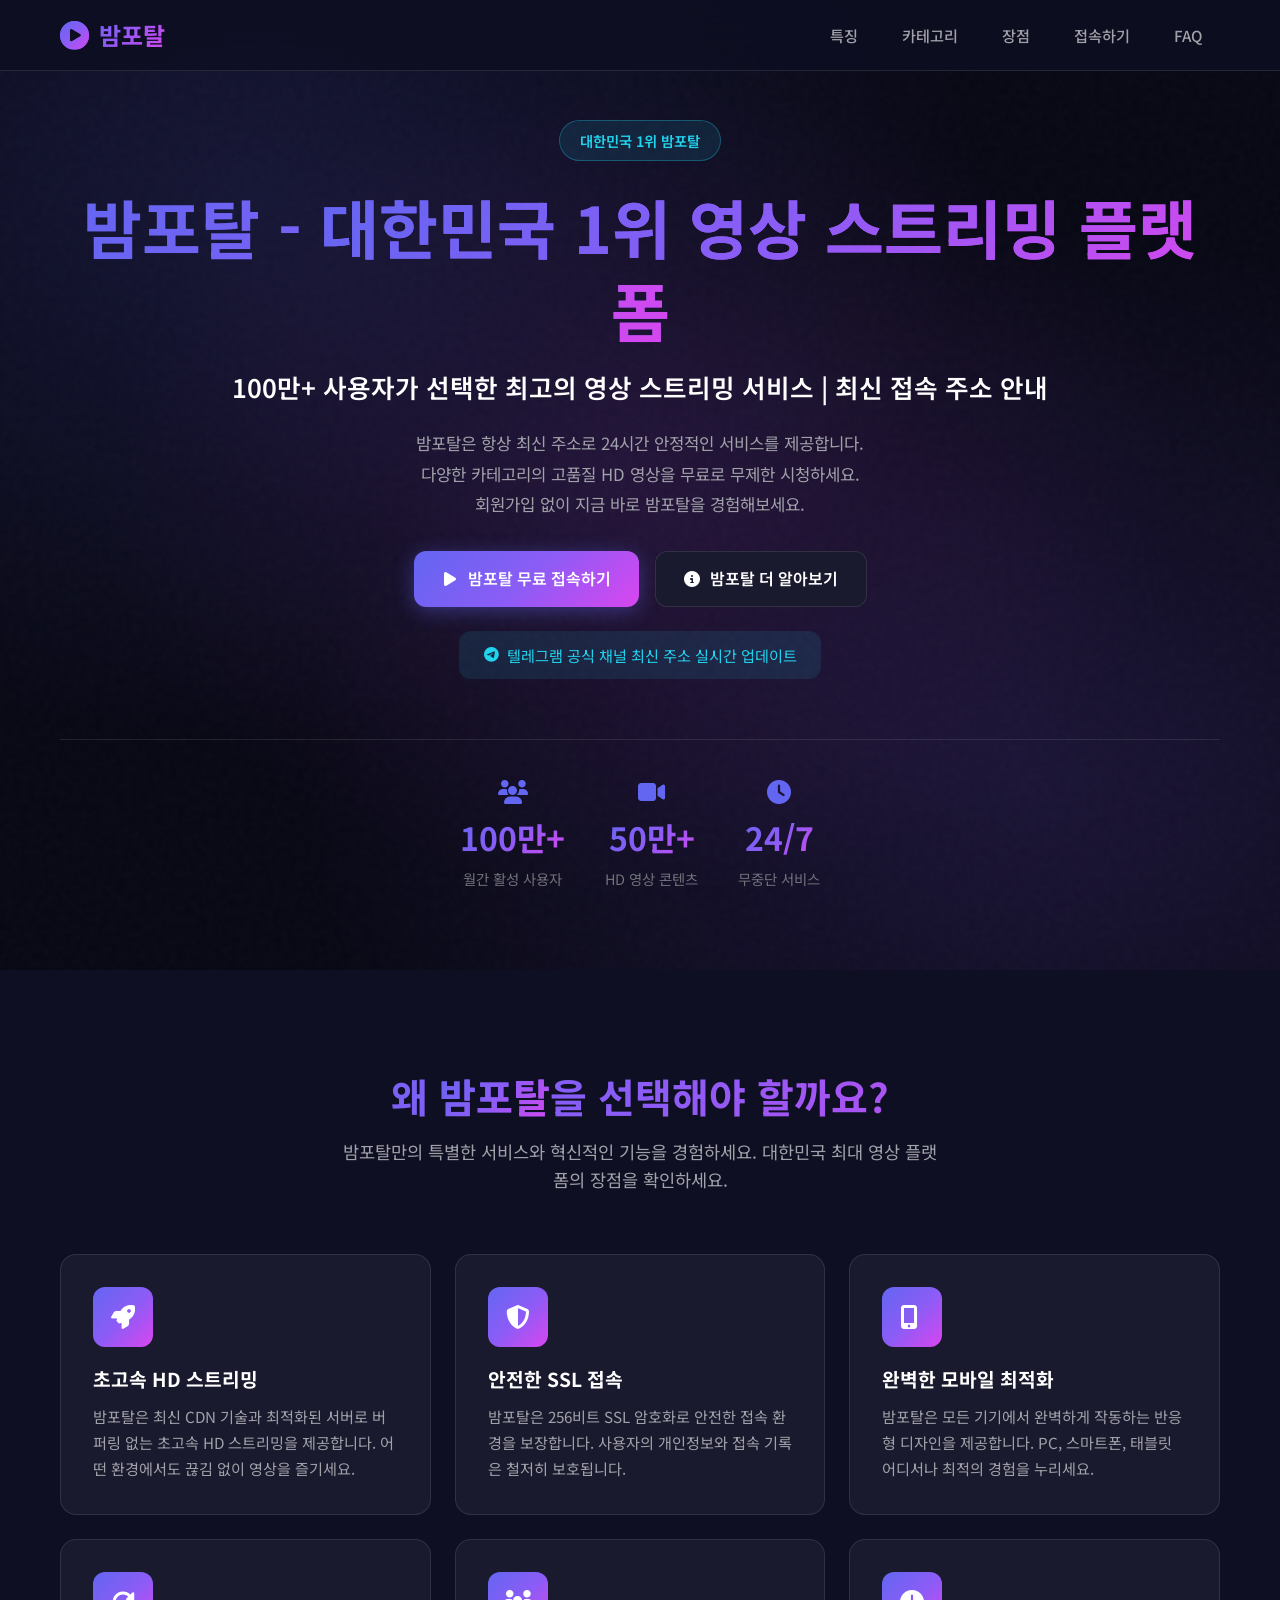
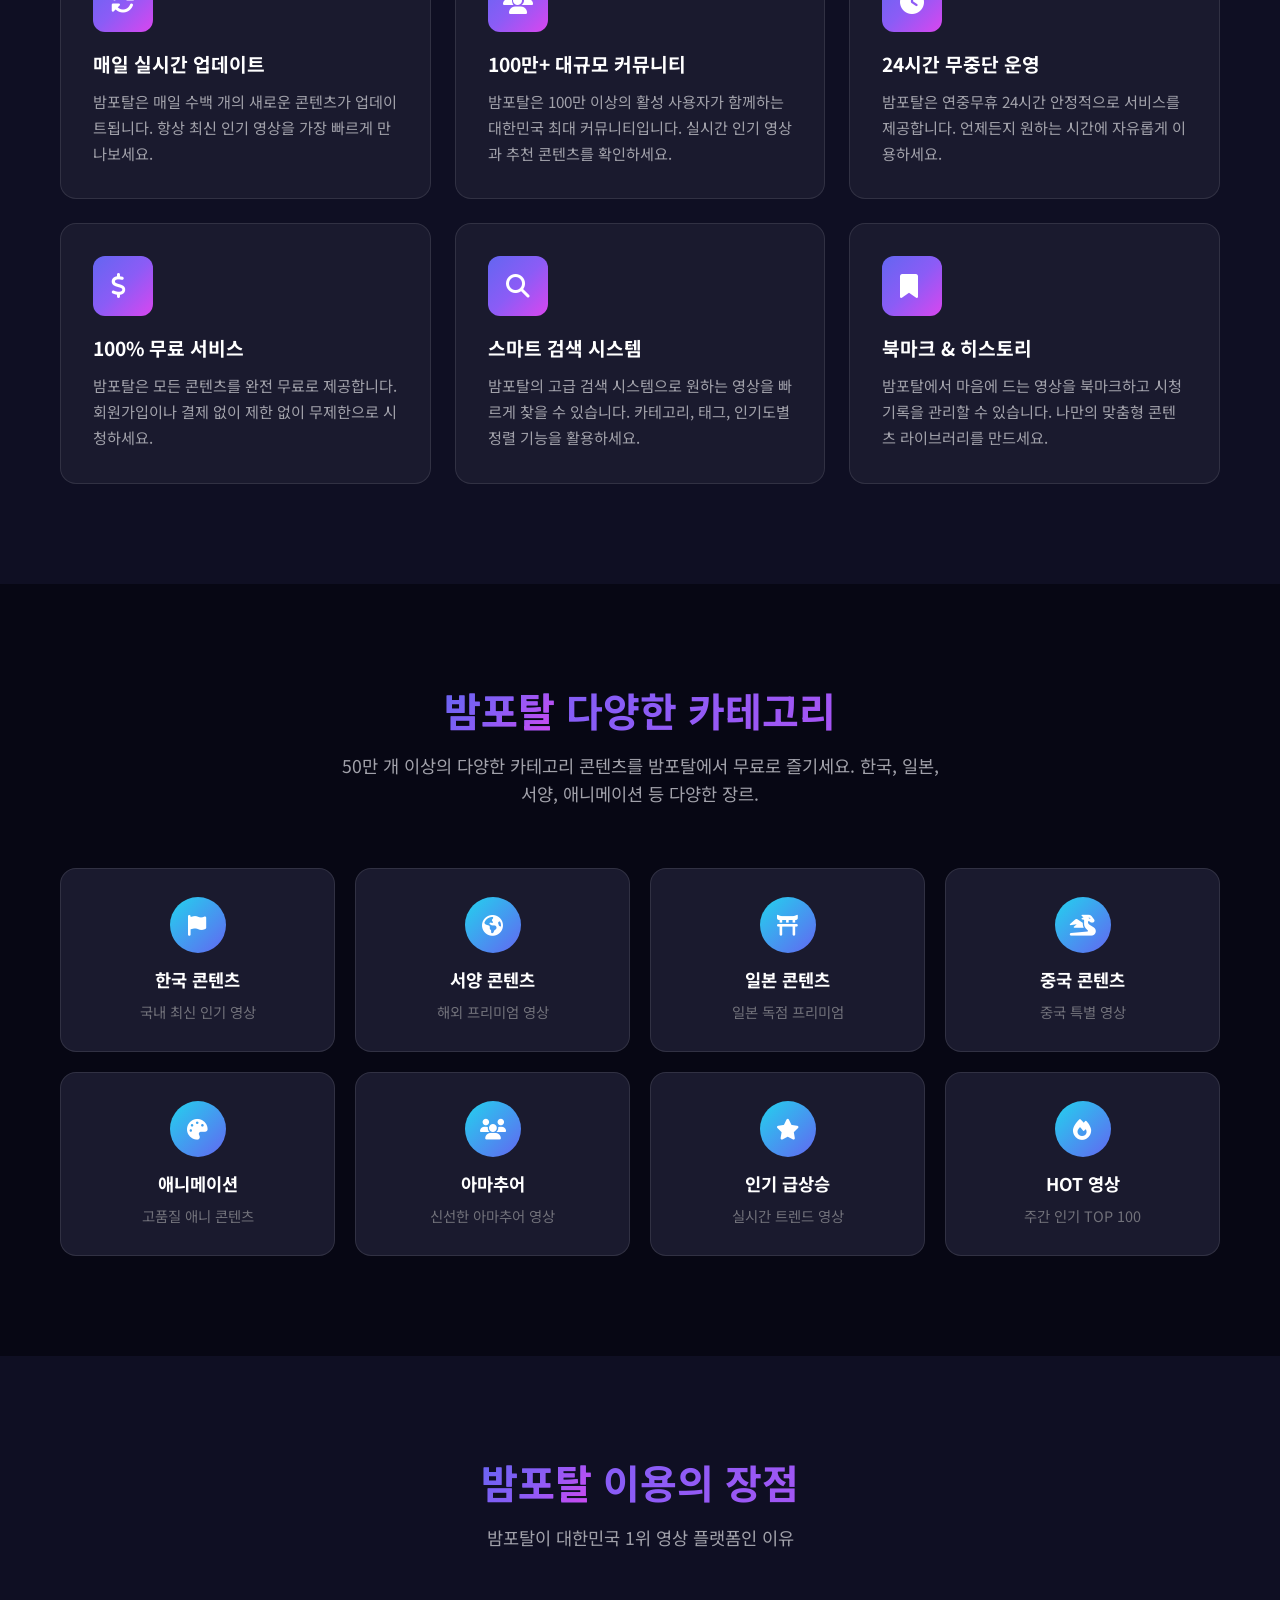
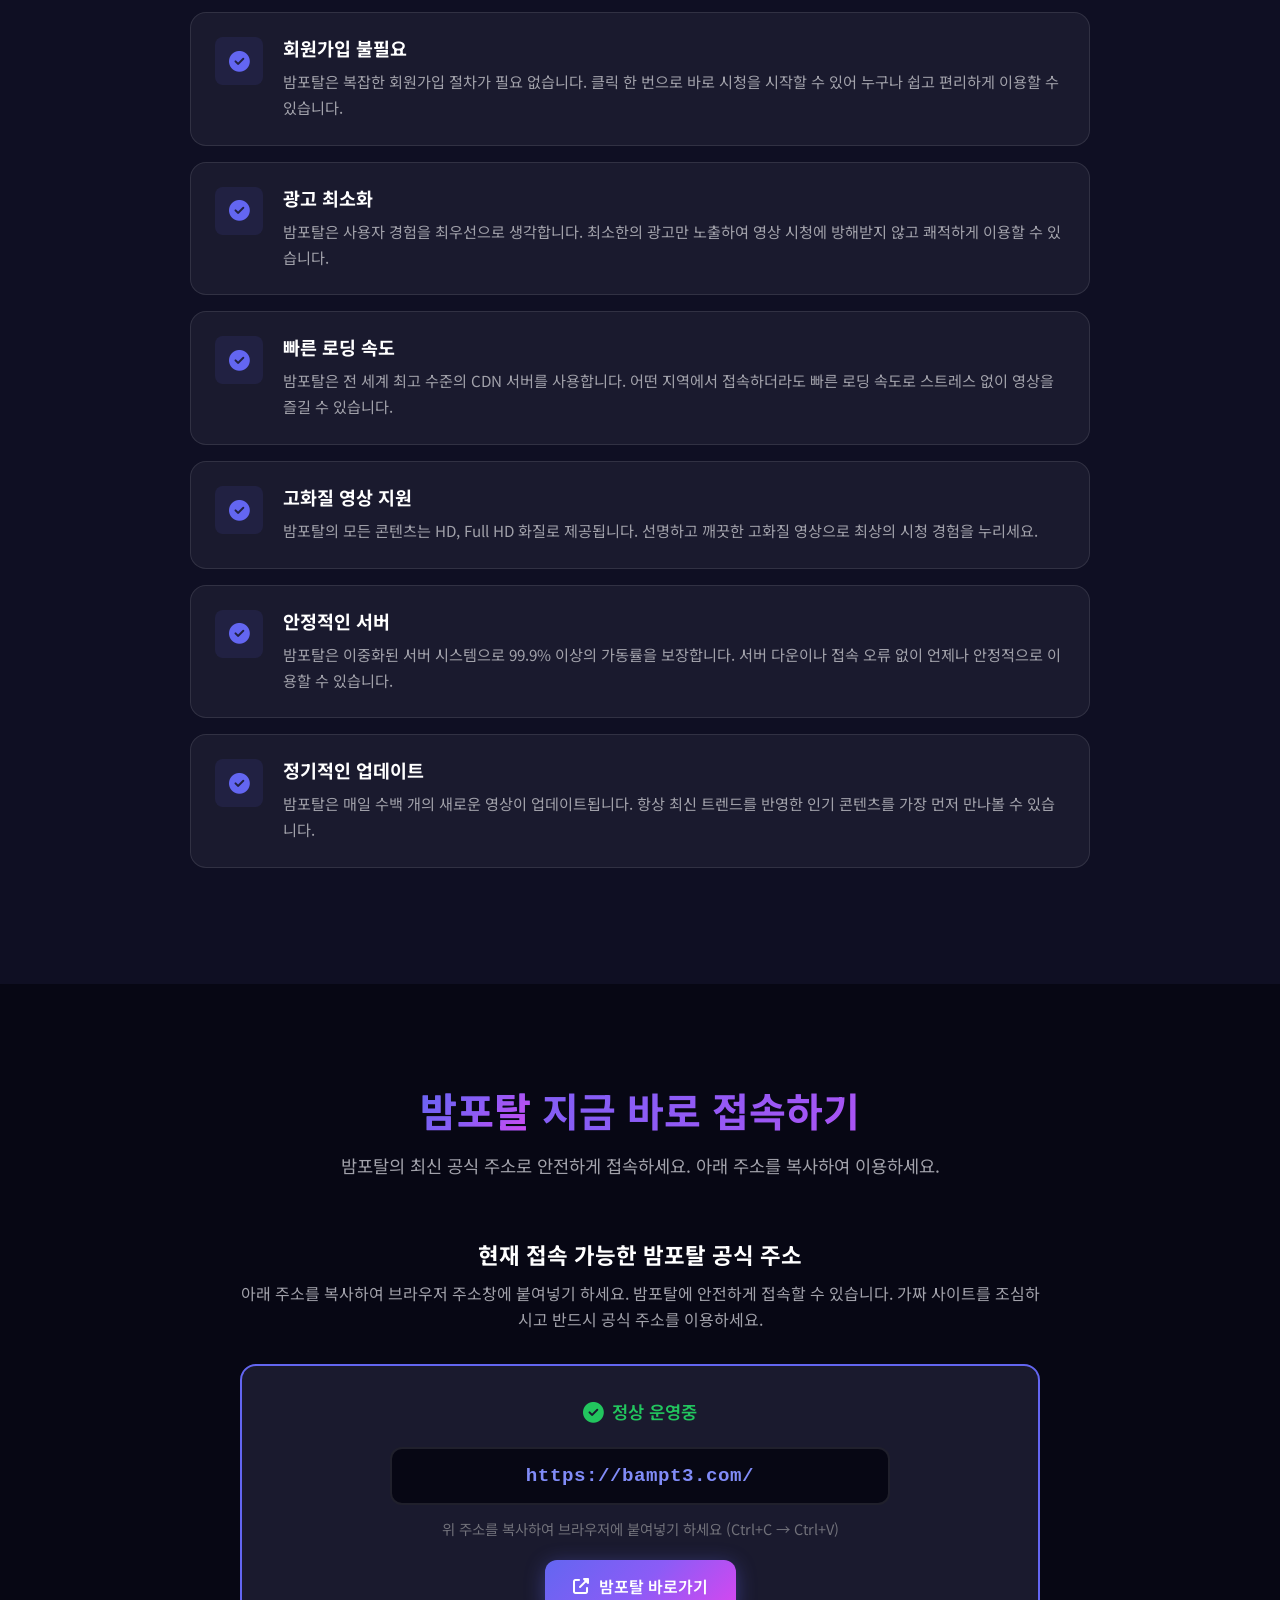
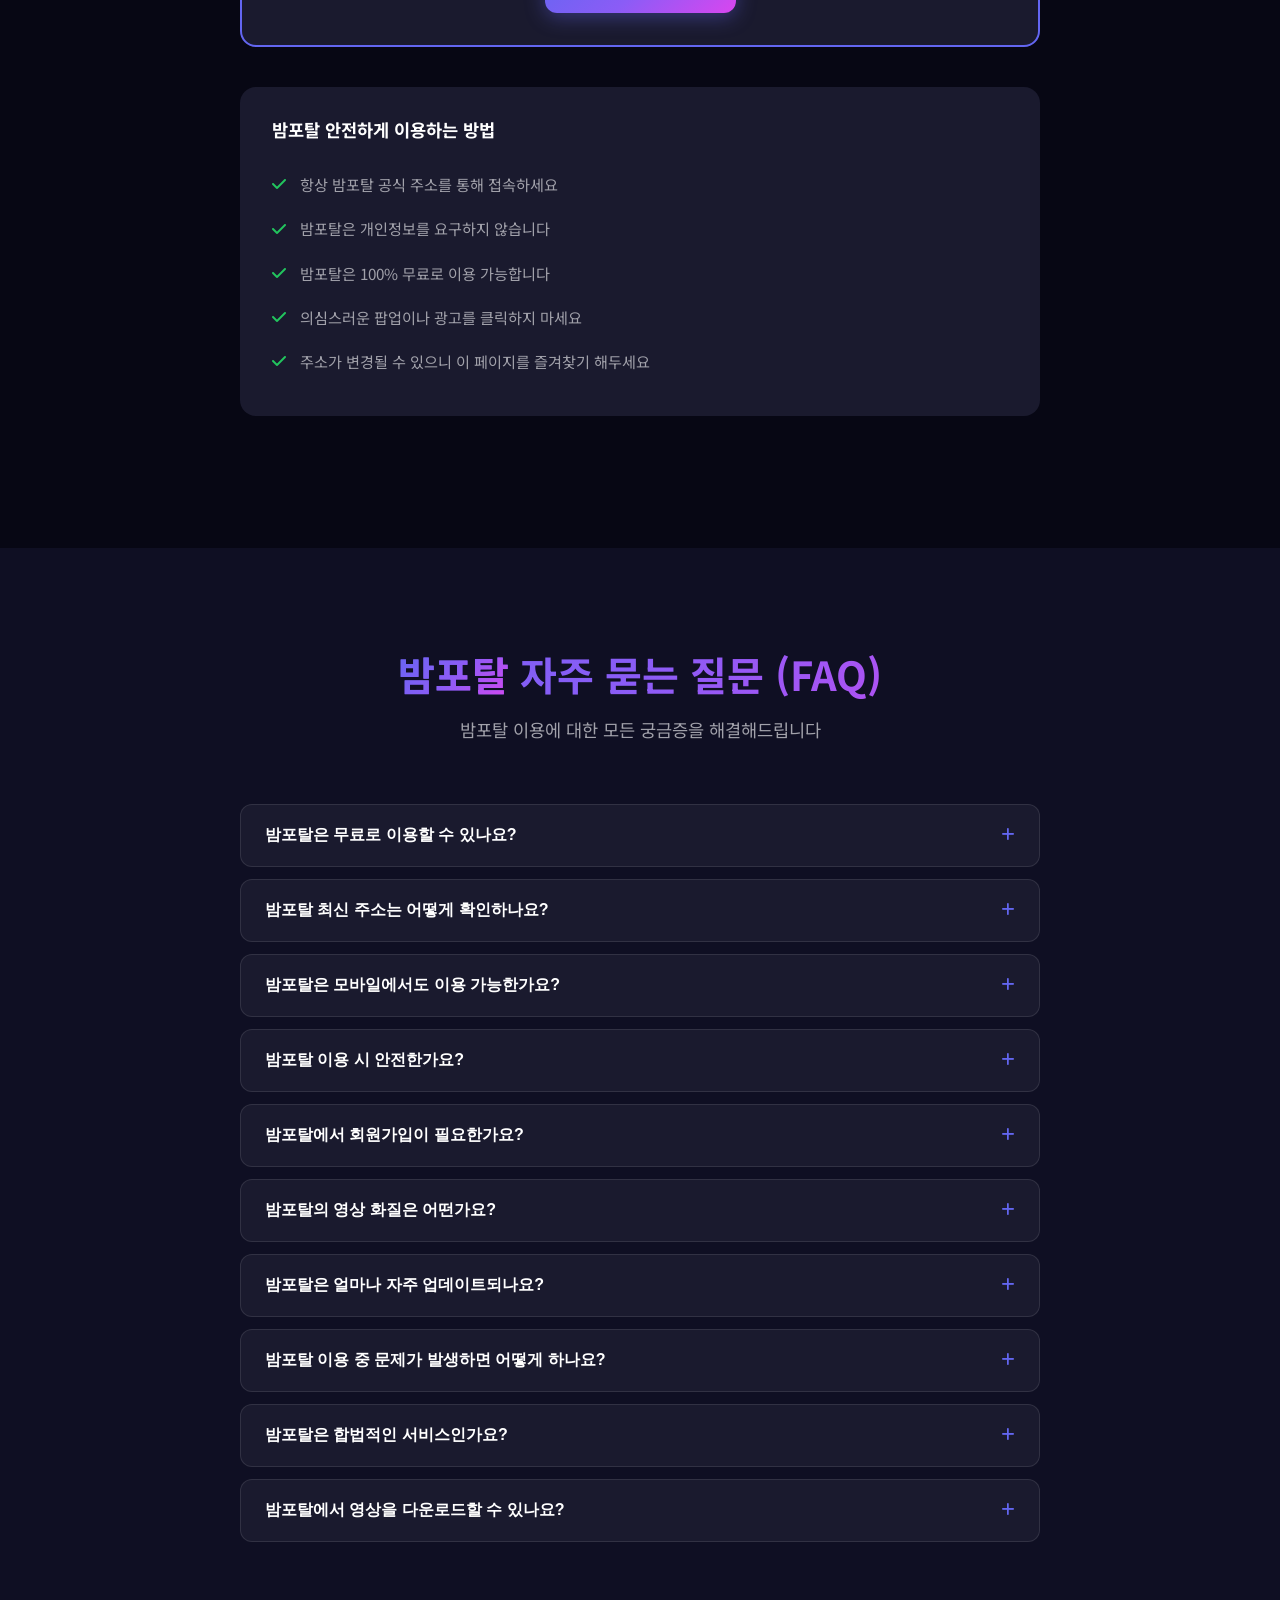
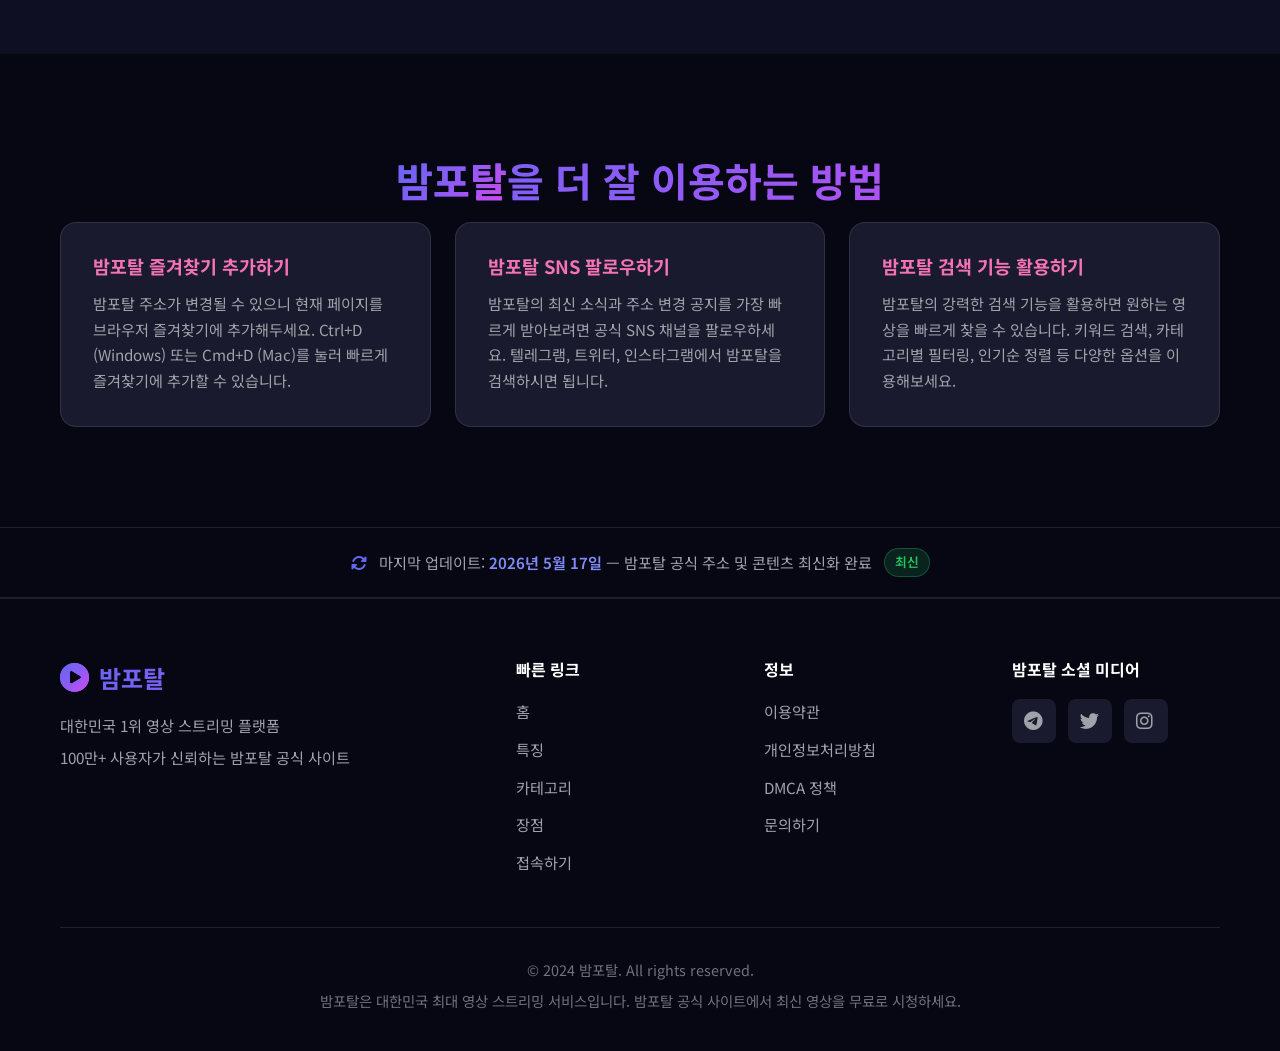
<file: index.html>
﻿<!DOCTYPE html>
<html lang="ko">
<head>

    <!-- Google tag (gtag.js) -->
<script async src="https://www.googletagmanager.com/gtag/js?id=G-Q0VCY2MCZC"></script>
<script>
  window.dataLayer = window.dataLayer || [];
  function gtag(){dataLayer.push(arguments);}
  gtag('js', new Date());

  gtag('config', 'G-Q0VCY2MCZC');
</script>
    
    <meta charset="UTF-8">
    <meta name="viewport" content="width=device-width, initial-scale=1.0">
    <meta name="description" content="밤포탈은 대한민국 최대 영상 스트리밍 플랫폼입니다. 100만+ 사용자가 선택한 밤포탈에서 최신 영상, 인기 콘텐츠, 독점 영상을 무료로 시청하세요. 24시간 안정적인 밤포탈 공식 사이트.">
    <meta name="keywords" content="밤포탈, 밤포탈 주소, 밤포탈 최신주소, 밤포탈 사이트, 밤포탈 공식, 밤포탈 접속, 영상 스트리밍, 온라인 비디오, 무료 영상, 밤포탈 2024, 밤포탈 링크, 무료 영상 스트리밍 사이트, 한국 영상 무료 시청, HD 영상 무료 사이트, 회원가입 없는 영상 사이트">
    <meta name="author" content="밤포탈">
    <meta name="robots" content="index, follow, max-snippet:-1, max-image-preview:large, max-video-preview:-1">
    <meta name="googlebot" content="index, follow">
    <meta name="google" content="notranslate">
    <meta name="rating" content="adult">
    <meta http-equiv="X-UA-Compatible" content="IE=edge">
    <meta name="theme-color" content="#6366f1">
    <!-- ⚠️ REPLACE WITH REAL CODES AFTER REGISTERING -->
    <meta name="naver-site-verification" content="YOUR_NAVER_VERIFICATION_CODE">
    <meta name="google-site-verification" content="YOUR_GOOGLE_SEARCH_CONSOLE_CODE">
    <meta name="daum-site-verification" content="YOUR_DAUM_VERIFICATION_CODE">
    <link rel="canonical" href="https://밤포탈.여기여.site/">
    <!-- hreflang for Korean targeting -->
    <link rel="alternate" hreflang="ko" href="https://밤포탈.여기여.site/">
    <link rel="alternate" hreflang="ko-KR" href="https://밤포탈.여기여.site/">
    <link rel="alternate" hreflang="x-default" href="https://밤포탈.여기여.site/">
    
    <!-- Open Graph -->
    <meta property="og:title" content="밤포탈 - 대한민국 1위 영상 스트리밍 플랫폼 | 최신 주소 안내">
    <meta property="og:description" content="100만+ 사용자가 선택한 최고의 영상 스트리밍 플랫폼. 회원가입 없이 무료로 HD 영상을 무제한 시청하세요. 최신 접속 주소를 확인하세요.">
    <meta property="og:type" content="website">
    <meta property="og:url" content="https://밤포탈.여기여.site/">
    <meta property="og:image" content="https://밤포탈.여기여.site/og-image.svg">
    <meta property="og:image:width" content="1200">
    <meta property="og:image:height" content="630">
    <meta property="og:image:alt" content="밤포탈 - 대한민국 1위 영상 스트리밍 플랫폼">
    <meta property="og:site_name" content="밤포탈">
    <meta property="og:locale" content="ko_KR">
    
    <!-- Twitter Card -->
    <meta name="twitter:card" content="summary_large_image">
    <meta name="twitter:site" content="@bamportal">
    <meta name="twitter:title" content="밤포탈 - 대한민국 1위 영상 스트리밍 플랫폼">
    <meta name="twitter:description" content="100만+ 사용자가 선택한 최고의 영상 스트리밍 플랫폼. 무료로 무제한 시청하세요.">
    <meta name="twitter:image" content="https://밤포탈.여기여.site/og-image.svg">
    
    <title>밤포탈 - 대한민국 1위 영상 스트리밍 플랫폼 </title>
    
    <!-- Favicon -->
    <link rel="icon" type="image/x-icon" href="/favicon.ico">
    <link rel="icon" type="image/svg+xml" href="data:image/svg+xml,<svg xmlns='http://www.w3.org/2000/svg' viewBox='0 0 100 100'><text y='.9em' font-size='90'>🎬</text></svg>">
    <link rel="apple-touch-icon" sizes="180x180" href="/apple-touch-icon.svg">
    <link rel="manifest" href="/manifest.json">
    
    <!-- Performance: Preload critical resources -->
    <link rel="preload" href="styles.css" as="style">
    <link rel="preconnect" href="https://fonts.googleapis.com">
    <link rel="preconnect" href="https://fonts.gstatic.com" crossorigin>
    <link rel="preconnect" href="https://cdnjs.cloudflare.com">
    <link rel="dns-prefetch" href="https://t.me">
    <link rel="dns-prefetch" href="https://twitter.com">
    <link rel="dns-prefetch" href="https://www.instagram.com">
    <link rel="dns-prefetch" href="https://bampt3.com">
    <!-- Google Fonts -->
    <link href="https://fonts.googleapis.com/css2?family=Noto+Sans+KR:wght@300;400;500;600;700&display=swap" rel="stylesheet">
    
    <!-- Font Awesome — async load to prevent render blocking -->
    <link rel="stylesheet" href="https://cdnjs.cloudflare.com/ajax/libs/font-awesome/6.5.1/css/all.min.css" media="print" onload="this.media='all'">
    <noscript><link rel="stylesheet" href="https://cdnjs.cloudflare.com/ajax/libs/font-awesome/6.5.1/css/all.min.css"></noscript>
    
    <link rel="stylesheet" href="styles.css">
    
    <!-- Structured Data -->
    <script type="application/ld+json">
    {
        "@context": "https://schema.org",
        "@type": "WebSite",
        "name": "밤포탈",
        "alternateName": ["밤포탈 공식 사이트", "밤포탈 최신주소", "밤포탈 2024", "BamPortal"],
        "url": "https://밤포탈.여기여.site/",
        "description": "밤포탈은 대한민국 최대 영상 스트리밍 플랫폼입니다. 100만 이상의 활성 사용자가 최신 영상과 인기 콘텐츠를 무료로 즐기고 있습니다.",
        "inLanguage": "ko-KR",
        "potentialAction": {
            "@type": "SearchAction",
            "target": {
                "@type": "EntryPoint",
                "urlTemplate": "https://밤포탈.여기여.site/search?q={search_term_string}"
            },
            "query-input": "required name=search_term_string"
        },
        "publisher": {
            "@type": "Organization",
            "name": "밤포탈",
            "logo": {
                "@type": "ImageObject",
                "url": "https://밤포탈.여기여.site/logo.svg",
                "width": 600,
                "height": 60
            }
        }
    }
    </script>
    <script type="application/ld+json">
    {
        "@context": "https://schema.org",
        "@type": "Organization",
        "name": "밤포탈",
        "alternateName": ["밤포탈 공식", "BamPortal"],
        "url": "https://밤포탈.여기여.site/",
        "logo": "https://밤포탈.여기여.site/logo.svg",
        "description": "대한민국 최대 영상 스트리밍 플랫폼",
        "foundingDate": "2023",
        "sameAs": [
            "https://t.me/bampt_notice",
            "https://twitter.com/bamportal",
            "https://www.instagram.com/bamportal"
        ],
        "aggregateRating": {
            "@type": "AggregateRating",
            "ratingValue": "4.8",
            "reviewCount": "15420",
            "bestRating": "5",
            "worstRating": "1"
        }
    }
    </script>
    <script type="application/ld+json">
    {
        "@context": "https://schema.org",
        "@type": "BreadcrumbList",
        "itemListElement": [
            { "@type": "ListItem", "position": 1, "name": "홈", "item": "https://밤포탈.여기여.site/" },
            { "@type": "ListItem", "position": 2, "name": "밤포탈 특징", "item": "https://밤포탈.여기여.site/#features" },
            { "@type": "ListItem", "position": 3, "name": "밤포탈 카테고리", "item": "https://밤포탈.여기여.site/#categories" },
            { "@type": "ListItem", "position": 4, "name": "밤포탈 장점", "item": "https://밤포탈.여기여.site/#benefits" },
            { "@type": "ListItem", "position": 5, "name": "밤포탈 접속", "item": "https://밤포탈.여기여.site/#access" },
            { "@type": "ListItem", "position": 6, "name": "자주 묻는 질문", "item": "https://밤포탈.여기여.site/#faq" }
        ]
    }
    </script>
    <script type="application/ld+json">
    {
        "@context": "https://schema.org",
        "@type": "FAQPage",
        "mainEntity": [
            {
                "@type": "Question",
                "name": "밤포탈은 무료로 이용할 수 있나요?",
                "acceptedAnswer": { "@type": "Answer", "text": "네, 밤포탈은 100% 완전 무료로 이용 가능합니다. 별도의 회원가입이나 결제, 구독료 없이 모든 콘텐츠를 무제한으로 즐기실 수 있습니다." }
            },
            {
                "@type": "Question",
                "name": "밤포탈 최신 주소는 어떻게 확인하나요?",
                "acceptedAnswer": { "@type": "Answer", "text": "밤포탈 공식 사이트에서 항상 최신 접속 주소를 확인할 수 있습니다. 주소가 변경될 수 있으니 이 페이지를 즐겨찾기에 추가하시기 바랍니다." }
            },
            {
                "@type": "Question",
                "name": "밤포탈은 모바일에서도 이용 가능한가요?",
                "acceptedAnswer": { "@type": "Answer", "text": "네, 밤포탈은 모든 기기에 완벽하게 최적화되어 있습니다. 안드로이드, 아이폰, 태블릿, PC 등 어떤 기기에서든 동일한 품질의 서비스를 제공합니다." }
            },
            {
                "@type": "Question",
                "name": "밤포탈 이용 시 안전한가요?",
                "acceptedAnswer": { "@type": "Answer", "text": "밤포탈은 256비트 SSL 암호화를 통해 안전한 접속을 보장하며, 사용자의 개인정보를 철저히 보호합니다." }
            },
            {
                "@type": "Question",
                "name": "밤포탈에서 회원가입이 필요한가요?",
                "acceptedAnswer": { "@type": "Answer", "text": "아니요, 밤포탈은 회원가입 없이 바로 이용할 수 있습니다. 클릭 한 번으로 원하는 영상을 시청할 수 있습니다." }
            },
            {
                "@type": "Question",
                "name": "밤포탈의 영상 화질은 어떤가요?",
                "acceptedAnswer": { "@type": "Answer", "text": "밤포탈은 HD, Full HD 고화질 영상을 제공합니다. 대부분의 영상이 1080p 이상의 화질로 제공되며 인터넷 속도에 따라 자동 조정됩니다." }
            },
            {
                "@type": "Question",
                "name": "밤포탈은 얼마나 자주 업데이트되나요?",
                "acceptedAnswer": { "@type": "Answer", "text": "밤포탈은 매일 수백 개의 새로운 영상이 업데이트됩니다. 국내외 최신 인기 콘텐츠부터 독점 영상까지 실시간으로 추가됩니다." }
            },
            {
                "@type": "Question",
                "name": "밤포탈 이용 중 문제가 발생하면 어떻게 하나요?",
                "acceptedAnswer": { "@type": "Answer", "text": "브라우저 캐시 삭제, 다른 브라우저 사용을 시도해보시고, 해결되지 않으면 밤포탈 텔레그램 공식 채널을 통해 문의해주세요." }
            },
            {
                "@type": "Question",
                "name": "밤포탈은 합법적인 서비스인가요?",
                "acceptedAnswer": { "@type": "Answer", "text": "밤포탈은 관련 법규를 준수하며 운영되고 있습니다. DMCA 정책에 따라 저작권 침해 신고 시 즉시 콘텐츠를 삭제하고 있습니다." }
            },
            {
                "@type": "Question",
                "name": "밤포탈에서 영상을 다운로드할 수 있나요?",
                "acceptedAnswer": { "@type": "Answer", "text": "밤포탈은 스트리밍 서비스를 제공하는 플랫폼입니다. 저작권 보호를 위해 영상 다운로드 기능은 제공하지 않습니다." }
            }
        ]
    }
    </script>
    <script type="application/ld+json">
    {
        "@context": "https://schema.org",
        "@type": "WebPage",
        "name": "밤포탈 공식 사이트",
        "url": "https://밤포탈.여기여.site/",
        "description": "밤포탈은 대한민국 최대 영상 스트리밍 플랫폼입니다. 100만+ 사용자가 선택한 밤포탈에서 최신 영상을 무료로 시청하세요.",
        "inLanguage": "ko-KR",
        "dateModified": "2026-05-17",
        "isPartOf": { "@type": "WebSite", "url": "https://밤포탈.여기여.site/" },
        "speakable": {
            "@type": "SpeakableSpecification",
            "cssSelector": ["h1", ".hero-subtitle", ".hero-description"]
        }
    }
    </script>
    <script type="application/ld+json">
    {
        "@context": "https://schema.org",
        "@type": "ItemList",
        "name": "밤포탈 카테고리",
        "description": "밤포탈에서 제공하는 다양한 영상 카테고리",
        "itemListElement": [
            { "@type": "ListItem", "position": 1, "name": "한국 콘텐츠" },
            { "@type": "ListItem", "position": 2, "name": "서양 콘텐츠" },
            { "@type": "ListItem", "position": 3, "name": "일본 콘텐츠" },
            { "@type": "ListItem", "position": 4, "name": "중국 콘텐츠" },
            { "@type": "ListItem", "position": 5, "name": "애니메이션" },
            { "@type": "ListItem", "position": 6, "name": "아마추어" },
            { "@type": "ListItem", "position": 7, "name": "인기 급상승" },
            { "@type": "ListItem", "position": 8, "name": "HOT 영상" }
        ]
    }
    </script>
</head>
<body>
    <!-- Skip Navigation -->
    <a href="#main-content" class="skip-link">본문 바로가기</a>
    
    <!-- Header -->
    <header class="header" role="banner">
        <nav class="nav container" role="navigation" aria-label="주 메뉴">
            <a href="#" class="logo" title="밤포탈 홈으로 이동">
                <i class="fas fa-play-circle"></i>
                <span>밤포탈</span>
            </a>
            <button class="mobile-menu-btn" aria-label="메뉴 열기">
                <i class="fas fa-bars"></i>
            </button>
            <ul class="nav-links">
                <li><a href="#features" title="밤포탈 특징">특징</a></li>
                <li><a href="#categories" title="밤포탈 카테고리">카테고리</a></li>
                <li><a href="#benefits" title="밤포탈 장점">장점</a></li>
                <li><a href="#access" title="밤포탈 접속">접속하기</a></li>
                <li><a href="#faq" title="밤포탈 FAQ">FAQ</a></li>
            </ul>
        </nav>
    </header>

    <!-- Hero Section -->
    <main id="main-content" role="main">
    <section class="hero" id="home" aria-label="밤포탈 소개">
        <div class="hero-bg"></div>
        <div class="container hero-content">
            <div class="hero-badge">대한민국 1위 밤포탈</div>
            <h1>밤포탈 - <span class="gradient-text">대한민국 1위 영상 스트리밍 플랫폼</span></h1>
            <p class="hero-subtitle">100만+ 사용자가 선택한 최고의 영상 스트리밍 서비스 | 최신 접속 주소 안내</p>
            <p class="hero-description">
                밤포탈은 항상 최신 주소로 24시간 안정적인 서비스를 제공합니다.<br>
                다양한 카테고리의 고품질 HD 영상을 무료로 무제한 시청하세요.<br>
                회원가입 없이 지금 바로 밤포탈을 경험해보세요.
            </p>
            <div class="hero-buttons">
                <a href="#access" class="btn btn-primary">
                    <i class="fas fa-play"></i> 밤포탈 무료 접속하기
                </a>
                <a href="#features" class="btn btn-secondary">
                    <i class="fas fa-info-circle"></i> 밤포탈 더 알아보기
                </a>
            </div>
            <a href="https://t.me/bampt_notice" class="telegram-link" target="_blank" rel="noopener noreferrer" title="밤포탈 텔레그램 공식 채널">
                <i class="fab fa-telegram"></i> 텔레그램 공식 채널 최신 주소 실시간 업데이트
            </a>
            <div class="hero-stats">
                <div class="stat">
                    <i class="fas fa-users"></i>
                    <span class="stat-number">100만+</span>
                    <span class="stat-label">월간 활성 사용자</span>
                </div>
                <div class="stat">
                    <i class="fas fa-video"></i>
                    <span class="stat-number">50만+</span>
                    <span class="stat-label">HD 영상 콘텐츠</span>
                </div>
                <div class="stat">
                    <i class="fas fa-clock"></i>
                    <span class="stat-number">24/7</span>
                    <span class="stat-label">무중단 서비스</span>
                </div>
            </div>
        </div>
    </section>

    <!-- Features Section -->
    <section class="features" id="features" aria-label="밤포탈 특징">
        <div class="container">
            <h2 class="section-title">왜 <span class="gradient-text">밤포탈</span>을 선택해야 할까요?</h2>
            <p class="section-subtitle">밤포탈만의 특별한 서비스와 혁신적인 기능을 경험하세요. 대한민국 최대 영상 플랫폼의 장점을 확인하세요.</p>
            
            <div class="features-grid">
                <article class="feature-card">
                    <div class="feature-icon">
                        <i class="fas fa-rocket"></i>
                    </div>
                    <h3>초고속 HD 스트리밍</h3>
                    <p>밤포탈은 최신 CDN 기술과 최적화된 서버로 버퍼링 없는 초고속 HD 스트리밍을 제공합니다. 어떤 환경에서도 끊김 없이 영상을 즐기세요.</p>
                </article>
                
                <article class="feature-card">
                    <div class="feature-icon">
                        <i class="fas fa-shield-alt"></i>
                    </div>
                    <h3>안전한 SSL 접속</h3>
                    <p>밤포탈은 256비트 SSL 암호화로 안전한 접속 환경을 보장합니다. 사용자의 개인정보와 접속 기록은 철저히 보호됩니다.</p>
                </article>
                
                <article class="feature-card">
                    <div class="feature-icon">
                        <i class="fas fa-mobile-alt"></i>
                    </div>
                    <h3>완벽한 모바일 최적화</h3>
                    <p>밤포탈은 모든 기기에서 완벽하게 작동하는 반응형 디자인을 제공합니다. PC, 스마트폰, 태블릿 어디서나 최적의 경험을 누리세요.</p>
                </article>
                
                <article class="feature-card">
                    <div class="feature-icon">
                        <i class="fas fa-sync-alt"></i>
                    </div>
                    <h3>매일 실시간 업데이트</h3>
                    <p>밤포탈은 매일 수백 개의 새로운 콘텐츠가 업데이트됩니다. 항상 최신 인기 영상을 가장 빠르게 만나보세요.</p>
                </article>
                
                <article class="feature-card">
                    <div class="feature-icon">
                        <i class="fas fa-users"></i>
                    </div>
                    <h3>100만+ 대규모 커뮤니티</h3>
                    <p>밤포탈은 100만 이상의 활성 사용자가 함께하는 대한민국 최대 커뮤니티입니다. 실시간 인기 영상과 추천 콘텐츠를 확인하세요.</p>
                </article>
                
                <article class="feature-card">
                    <div class="feature-icon">
                        <i class="fas fa-clock"></i>
                    </div>
                    <h3>24시간 무중단 운영</h3>
                    <p>밤포탈은 연중무휴 24시간 안정적으로 서비스를 제공합니다. 언제든지 원하는 시간에 자유롭게 이용하세요.</p>
                </article>
                
                <article class="feature-card">
                    <div class="feature-icon">
                        <i class="fas fa-dollar-sign"></i>
                    </div>
                    <h3>100% 무료 서비스</h3>
                    <p>밤포탈은 모든 콘텐츠를 완전 무료로 제공합니다. 회원가입이나 결제 없이 제한 없이 무제한으로 시청하세요.</p>
                </article>
                
                <article class="feature-card">
                    <div class="feature-icon">
                        <i class="fas fa-search"></i>
                    </div>
                    <h3>스마트 검색 시스템</h3>
                    <p>밤포탈의 고급 검색 시스템으로 원하는 영상을 빠르게 찾을 수 있습니다. 카테고리, 태그, 인기도별 정렬 기능을 활용하세요.</p>
                </article>
                
                <article class="feature-card">
                    <div class="feature-icon">
                        <i class="fas fa-bookmark"></i>
                    </div>
                    <h3>북마크 & 히스토리</h3>
                    <p>밤포탈에서 마음에 드는 영상을 북마크하고 시청 기록을 관리할 수 있습니다. 나만의 맞춤형 콘텐츠 라이브러리를 만드세요.</p>
                </article>
            </div>
        </div>
    </section>

    <!-- Categories Section -->
    <section class="categories" id="categories" aria-label="밤포탈 카테고리">
        <div class="container">
            <h2 class="section-title"><span class="gradient-text">밤포탈</span> 다양한 카테고리</h2>
            <p class="section-subtitle">50만 개 이상의 다양한 카테고리 콘텐츠를 밤포탈에서 무료로 즐기세요. 한국, 일본, 서양, 애니메이션 등 다양한 장르.</p>
            
            <div class="categories-grid">
                <div class="category-card">
                    <div class="category-icon"><i class="fas fa-flag"></i></div>
                    <h3>한국 콘텐츠</h3>
                    <p>국내 최신 인기 영상</p>
                </div>
                
                <div class="category-card">
                    <div class="category-icon"><i class="fas fa-globe-americas"></i></div>
                    <h3>서양 콘텐츠</h3>
                    <p>해외 프리미엄 영상</p>
                </div>
                
                <div class="category-card">
                    <div class="category-icon"><i class="fas fa-torii-gate"></i></div>
                    <h3>일본 콘텐츠</h3>
                    <p>일본 독점 프리미엄</p>
                </div>
                
                <div class="category-card">
                    <div class="category-icon"><i class="fas fa-dragon"></i></div>
                    <h3>중국 콘텐츠</h3>
                    <p>중국 특별 영상</p>
                </div>
                
                <div class="category-card">
                    <div class="category-icon"><i class="fas fa-palette"></i></div>
                    <h3>애니메이션</h3>
                    <p>고품질 애니 콘텐츠</p>
                </div>
                
                <div class="category-card">
                    <div class="category-icon"><i class="fas fa-users"></i></div>
                    <h3>아마추어</h3>
                    <p>신선한 아마추어 영상</p>
                </div>
                
                <div class="category-card">
                    <div class="category-icon"><i class="fas fa-star"></i></div>
                    <h3>인기 급상승</h3>
                    <p>실시간 트렌드 영상</p>
                </div>
                
                <div class="category-card">
                    <div class="category-icon"><i class="fas fa-fire"></i></div>
                    <h3>HOT 영상</h3>
                    <p>주간 인기 TOP 100</p>
                </div>
            </div>
        </div>
    </section>

    <!-- Benefits Section -->
    <section class="benefits" id="benefits" aria-label="밤포탈 이용 장점">
        <div class="container">
            <h2 class="section-title"><span class="gradient-text">밤포탈</span> 이용의 장점</h2>
            <p class="section-subtitle">밤포탈이 대한민국 1위 영상 플랫폼인 이유</p>
            
            <div class="benefits-list">
                <article class="benefit-item">
                    <div class="benefit-icon"><i class="fas fa-check-circle"></i></div>
                    <div class="benefit-content">
                        <h3>회원가입 불필요</h3>
                        <p>밤포탈은 복잡한 회원가입 절차가 필요 없습니다. 클릭 한 번으로 바로 시청을 시작할 수 있어 누구나 쉽고 편리하게 이용할 수 있습니다.</p>
                    </div>
                </article>
                
                <article class="benefit-item">
                    <div class="benefit-icon"><i class="fas fa-check-circle"></i></div>
                    <div class="benefit-content">
                        <h3>광고 최소화</h3>
                        <p>밤포탈은 사용자 경험을 최우선으로 생각합니다. 최소한의 광고만 노출하여 영상 시청에 방해받지 않고 쾌적하게 이용할 수 있습니다.</p>
                    </div>
                </article>
                
                <article class="benefit-item">
                    <div class="benefit-icon"><i class="fas fa-check-circle"></i></div>
                    <div class="benefit-content">
                        <h3>빠른 로딩 속도</h3>
                        <p>밤포탈은 전 세계 최고 수준의 CDN 서버를 사용합니다. 어떤 지역에서 접속하더라도 빠른 로딩 속도로 스트레스 없이 영상을 즐길 수 있습니다.</p>
                    </div>
                </article>
                
                <article class="benefit-item">
                    <div class="benefit-icon"><i class="fas fa-check-circle"></i></div>
                    <div class="benefit-content">
                        <h3>고화질 영상 지원</h3>
                        <p>밤포탈의 모든 콘텐츠는 HD, Full HD 화질로 제공됩니다. 선명하고 깨끗한 고화질 영상으로 최상의 시청 경험을 누리세요.</p>
                    </div>
                </article>
                
                <article class="benefit-item">
                    <div class="benefit-icon"><i class="fas fa-check-circle"></i></div>
                    <div class="benefit-content">
                        <h3>안정적인 서버</h3>
                        <p>밤포탈은 이중화된 서버 시스템으로 99.9% 이상의 가동률을 보장합니다. 서버 다운이나 접속 오류 없이 언제나 안정적으로 이용할 수 있습니다.</p>
                    </div>
                </article>
                
                <article class="benefit-item">
                    <div class="benefit-icon"><i class="fas fa-check-circle"></i></div>
                    <div class="benefit-content">
                        <h3>정기적인 업데이트</h3>
                        <p>밤포탈은 매일 수백 개의 새로운 영상이 업데이트됩니다. 항상 최신 트렌드를 반영한 인기 콘텐츠를 가장 먼저 만나볼 수 있습니다.</p>
                    </div>
                </article>
            </div>
        </div>
    </section>

    <!-- Access Section -->
    <section class="access" id="access" aria-label="밤포탈 접속 방법">
        <div class="container">
            <h2 class="section-title"><span class="gradient-text">밤포탈</span> 지금 바로 접속하기</h2>
            <p class="section-subtitle">밤포탈의 최신 공식 주소로 안전하게 접속하세요. 아래 주소를 복사하여 이용하세요.</p>
            
            <div class="access-content">
                <h3>현재 접속 가능한 밤포탈 공식 주소</h3>
                <p class="access-description">아래 주소를 복사하여 브라우저 주소창에 붙여넣기 하세요. 밤포탈에 안전하게 접속할 수 있습니다. 가짜 사이트를 조심하시고 반드시 공식 주소를 이용하세요.</p>
                
                <div class="url-box">
                    <div class="url-status">
                        <i class="fas fa-check-circle"></i>
                        <span>정상 운영중</span>
                    </div>
                    <div class="url-display">
                        <input type="text" value="https://bampt3.com/" readonly id="urlInput" class="url-input">
                        <p class="url-hint">위 주소를 복사하여 브라우저에 붙여넣기 하세요 (Ctrl+C → Ctrl+V)</p>
                    </div>
                    <a href="https://bampt3.com/" class="btn btn-primary" target="_blank" rel="noopener">
                        <i class="fas fa-external-link-alt"></i> 밤포탈 바로가기
                    </a>
                </div>
                
                <div class="safety-tips">
                    <h4>밤포탈 안전하게 이용하는 방법</h4>
                    <ul>
                        <li><i class="fas fa-check"></i> 항상 밤포탈 공식 주소를 통해 접속하세요</li>
                        <li><i class="fas fa-check"></i> 밤포탈은 개인정보를 요구하지 않습니다</li>
                        <li><i class="fas fa-check"></i> 밤포탈은 100% 무료로 이용 가능합니다</li>
                        <li><i class="fas fa-check"></i> 의심스러운 팝업이나 광고를 클릭하지 마세요</li>
                        <li><i class="fas fa-check"></i> 주소가 변경될 수 있으니 이 페이지를 즐겨찾기 해두세요</li>
                    </ul>
                </div>
                

            </div>
        </div>
    </section>

    <!-- FAQ Section -->
    <section class="faq" id="faq" aria-label="밤포탈 자주 묻는 질문">
        <div class="container">
            <h2 class="section-title"><span class="gradient-text">밤포탈</span> 자주 묻는 질문 (FAQ)</h2>
            <p class="section-subtitle">밤포탈 이용에 대한 모든 궁금증을 해결해드립니다</p>
            
            <div class="faq-list" role="list">
                <div class="faq-item" role="listitem">
                    <button class="faq-question" aria-expanded="false">
                        <span>밤포탈은 무료로 이용할 수 있나요?</span>
                        <i class="fas fa-plus" aria-hidden="true"></i>
                    </button>
                    <div class="faq-answer">
                        <p>네, 밤포탈은 100% 완전 무료로 이용 가능합니다. 별도의 회원가입이나 결제, 구독료 없이 모든 콘텐츠를 무제한으로 즐기실 수 있습니다. 밤포탈은 광고 수익으로 운영되기 때문에 사용자에게 어떠한 비용도 청구하지 않습니다.</p>
                    </div>
                </div>
                
                <div class="faq-item" role="listitem">
                    <button class="faq-question" aria-expanded="false">
                        <span>밤포탈 최신 주소는 어떻게 확인하나요?</span>
                        <i class="fas fa-plus" aria-hidden="true"></i>
                    </button>
                    <div class="faq-answer">
                        <p>밤포탈 공식 사이트에서 항상 최신 접속 주소를 확인할 수 있습니다. 안정적인 서비스 제공을 위해 주소가 변경될 수 있으니 이 페이지를 즐겨찾기에 추가하시기 바랍니다. 밤포탈은 주소 변경 시 즉시 공지하며, SNS 채널을 통해서도 안내해드립니다. 최신 주소는 <a href="#access" title="밤포탈 접속 주소">접속하기 섹션</a>에서 확인하세요.</p>
                    </div>
                </div>
                
                <div class="faq-item" role="listitem">
                    <button class="faq-question" aria-expanded="false">
                        <span>밤포탈은 모바일에서도 이용 가능한가요?</span>
                        <i class="fas fa-plus" aria-hidden="true"></i>
                    </button>
                    <div class="faq-answer">
                        <p>네, 밤포탈은 모든 기기에 완벽하게 최적화되어 있습니다. 안드로이드 스마트폰, 아이폰, 태블릿, PC 등 어떤 기기에서든 동일한 품질의 서비스를 제공합니다. 밤포탈의 반응형 웹 디자인으로 화면 크기에 관계없이 최적의 시청 경험을 누릴 수 있습니다.</p>
                    </div>
                </div>
                
                <div class="faq-item" role="listitem">
                    <button class="faq-question" aria-expanded="false">
                        <span>밤포탈 이용 시 안전한가요?</span>
                        <i class="fas fa-plus" aria-hidden="true"></i>
                    </button>
                    <div class="faq-answer">
                        <p>밤포탈은 256비트 SSL 암호화를 통해 안전한 접속을 보장하며, 사용자의 개인정보를 철저히 보호합니다. 100만 이상의 사용자가 안전하게 밤포탈을 이용하고 있으며, 정기적인 보안 점검으로 항상 안전한 환경을 유지합니다. 자세한 내용은 <a href="privacy.html" title="밤포탈 개인정보처리방침">개인정보처리방침</a>을 확인하세요.</p>
                    </div>
                </div>
                
                <div class="faq-item" role="listitem">
                    <button class="faq-question" aria-expanded="false">
                        <span>밤포탈에서 회원가입이 필요한가요?</span>
                        <i class="fas fa-plus" aria-hidden="true"></i>
                    </button>
                    <div class="faq-answer">
                        <p>아니요, 밤포탈은 회원가입 없이 바로 이용할 수 있습니다. 복잡한 개인정보 입력이나 이메일 인증 절차 없이 클릭 한 번으로 원하는 영상을 시청할 수 있습니다. 밤포탈은 사용자의 편의성을 최우선으로 생각합니다.</p>
                    </div>
                </div>
                
                <div class="faq-item" role="listitem">
                    <button class="faq-question" aria-expanded="false">
                        <span>밤포탈의 영상 화질은 어떤가요?</span>
                        <i class="fas fa-plus" aria-hidden="true"></i>
                    </button>
                    <div class="faq-answer">
                        <p>밤포탈은 HD, Full HD 고화질 영상을 제공합니다. 대부분의 영상이 1080p 이상의 화질로 업로드되어 있으며, 사용자의 인터넷 속도에 따라 자동으로 최적의 화질로 조정됩니다.</p>
                    </div>
                </div>
                
                <div class="faq-item" role="listitem">
                    <button class="faq-question" aria-expanded="false">
                        <span>밤포탈은 얼마나 자주 업데이트되나요?</span>
                        <i class="fas fa-plus" aria-hidden="true"></i>
                    </button>
                    <div class="faq-answer">
                        <p>밤포탈은 매일 수백 개의 새로운 영상이 업데이트됩니다. 국내외 최신 인기 콘텐츠부터 독점 영상까지 다양한 카테고리의 영상이 실시간으로 추가됩니다.</p>
                    </div>
                </div>
                
                <div class="faq-item" role="listitem">
                    <button class="faq-question" aria-expanded="false">
                        <span>밤포탈 이용 중 문제가 발생하면 어떻게 하나요?</span>
                        <i class="fas fa-plus" aria-hidden="true"></i>
                    </button>
                    <div class="faq-answer">
                        <p>밤포탈 이용 중 문제가 발생하면 브라우저 캐시 삭제, 다른 브라우저 사용을 시도해보시고, 그래도 해결되지 않으면 밤포탈 텔레그램 공식 채널을 통해 문의해주세요.</p>
                    </div>
                </div>
                
                <div class="faq-item" role="listitem">
                    <button class="faq-question" aria-expanded="false">
                        <span>밤포탈은 합법적인 서비스인가요?</span>
                        <i class="fas fa-plus" aria-hidden="true"></i>
                    </button>
                    <div class="faq-answer">
                        <p>밤포탈은 관련 법규를 준수하며 운영되고 있습니다. DMCA 정책에 따라 저작권 침해 신고 시 즉시 콘텐츠를 삭제하고 있습니다.</p>
                    </div>
                </div>
                
                <div class="faq-item" role="listitem">
                    <button class="faq-question" aria-expanded="false">
                        <span>밤포탈에서 영상을 다운로드할 수 있나요?</span>
                        <i class="fas fa-plus" aria-hidden="true"></i>
                    </button>
                    <div class="faq-answer">
                        <p>밤포탈은 스트리밍 서비스를 제공하는 플랫폼입니다. 저작권 보호를 위해 영상 다운로드 기능은 제공하지 않습니다. 밤포탈에서 온라인으로 스트리밍하여 시청하시기 바랍니다.</p>
                    </div>
                </div>
            </div>
        </div>
    </section>

    <!-- Tips Section -->
    <section class="tips" id="tips" aria-label="밤포탈 이용 팁">
        <div class="container">
            <h2 class="section-title"><span class="gradient-text">밤포탈</span>을 더 잘 이용하는 방법</h2>
            
            <div class="tips-grid">
                <article class="tip-card">
                    <h3>밤포탈 즐겨찾기 추가하기</h3>
                    <p>밤포탈 주소가 변경될 수 있으니 현재 페이지를 브라우저 즐겨찾기에 추가해두세요. Ctrl+D (Windows) 또는 Cmd+D (Mac)를 눌러 빠르게 즐겨찾기에 추가할 수 있습니다.</p>
                </article>
                
                <article class="tip-card">
                    <h3>밤포탈 SNS 팔로우하기</h3>
                    <p>밤포탈의 최신 소식과 주소 변경 공지를 가장 빠르게 받아보려면 공식 SNS 채널을 팔로우하세요. 텔레그램, 트위터, 인스타그램에서 밤포탈을 검색하시면 됩니다.</p>
                </article>
                
                <article class="tip-card">
                    <h3>밤포탈 검색 기능 활용하기</h3>
                    <p>밤포탈의 강력한 검색 기능을 활용하면 원하는 영상을 빠르게 찾을 수 있습니다. 키워드 검색, 카테고리별 필터링, 인기순 정렬 등 다양한 옵션을 이용해보세요.</p>
                </article>
            </div>
        </div>
    </section>

    <!-- 최신 업데이트 Section -->
    <section class="update-section" id="update" aria-label="밤포탈 최신 업데이트">
        <div class="container">
            <div class="update-bar">
                <span class="update-icon"><i class="fas fa-sync-alt" aria-hidden="true"></i></span>
                <span class="update-text">마지막 업데이트: <time datetime="2026-05-17" id="lastUpdated">2026년 5월 17일</time> — 밤포탈 공식 주소 및 콘텐츠 최신화 완료</span>
                <span class="update-badge">최신</span>
            </div>
        </div>
    </section>

    <!-- Footer -->
    <footer class="footer" role="contentinfo">
        <div class="container">
            <div class="footer-content">
                <div class="footer-brand">
                    <a href="/" class="logo" title="밤포탈 홈으로 이동">
                        <i class="fas fa-play-circle" aria-hidden="true"></i>
                        <span>밤포탈</span>
                    </a>
                    <p>대한민국 1위 영상 스트리밍 플랫폼</p>
                    <p>100만+ 사용자가 신뢰하는 밤포탈 공식 사이트</p>
                </div>
                
                <nav class="footer-links" aria-label="빠른 링크">
                    <h4>빠른 링크</h4>
                    <ul>
                        <li><a href="#home" title="밤포탈 홈">홈</a></li>
                        <li><a href="#features" title="밤포탈 특징">특징</a></li>
                        <li><a href="#categories" title="밤포탈 카테고리">카테고리</a></li>
                        <li><a href="#benefits" title="밤포탈 장점">장점</a></li>
                        <li><a href="#access" title="밤포탈 접속">접속하기</a></li>
                    </ul>
                </nav>
                
                <nav class="footer-links" aria-label="정보 링크">
                    <h4>정보</h4>
                    <ul>
                        <li><a href="terms.html" title="밤포탈 이용약관">이용약관</a></li>
                        <li><a href="privacy.html" title="밤포탈 개인정보처리방침">개인정보처리방침</a></li>
                        <li><a href="dmca.html" title="밤포탈 DMCA 정책">DMCA 정책</a></li>
                        <li><a href="contact.html" title="밤포탈 문의하기">문의하기</a></li>
                    </ul>
                </nav>
                
                <div class="footer-social">
                    <h4>밤포탈 소셜 미디어</h4>
                    <div class="social-links">
                        <a href="https://t.me/bampt_notice" target="_blank" rel="nofollow noopener noreferrer" aria-label="밤포탈 텔레그램" title="밤포탈 텔레그램 공식 채널">
                            <i class="fab fa-telegram" aria-hidden="true"></i>
                        </a>
                        <a href="https://twitter.com/bamportal" target="_blank" rel="nofollow noopener noreferrer" aria-label="밤포탈 트위터" title="밤포탈 트위터">
                            <i class="fab fa-twitter" aria-hidden="true"></i>
                        </a>
                        <a href="https://www.instagram.com/bamportal" target="_blank" rel="nofollow noopener noreferrer" aria-label="밤포탈 인스타그램" title="밤포탈 인스타그램">
                            <i class="fab fa-instagram" aria-hidden="true"></i>
                        </a>
                    </div>
                </div>
            </div>
            
            <div class="footer-bottom">
                <p>&copy; 2024 밤포탈. All rights reserved.</p>
                <p>밤포탈은 대한민국 최대 영상 스트리밍 서비스입니다. 밤포탈 공식 사이트에서 최신 영상을 무료로 시청하세요.</p>
            </div>
        </div>
    </footer>

    <!-- Back to Top Button -->
    <button class="back-to-top" aria-label="맨 위로">
        <i class="fas fa-arrow-up" aria-hidden="true"></i>
    </button>

    </main>

    <script src="script.js"></script>
</body>
</html>
</file>
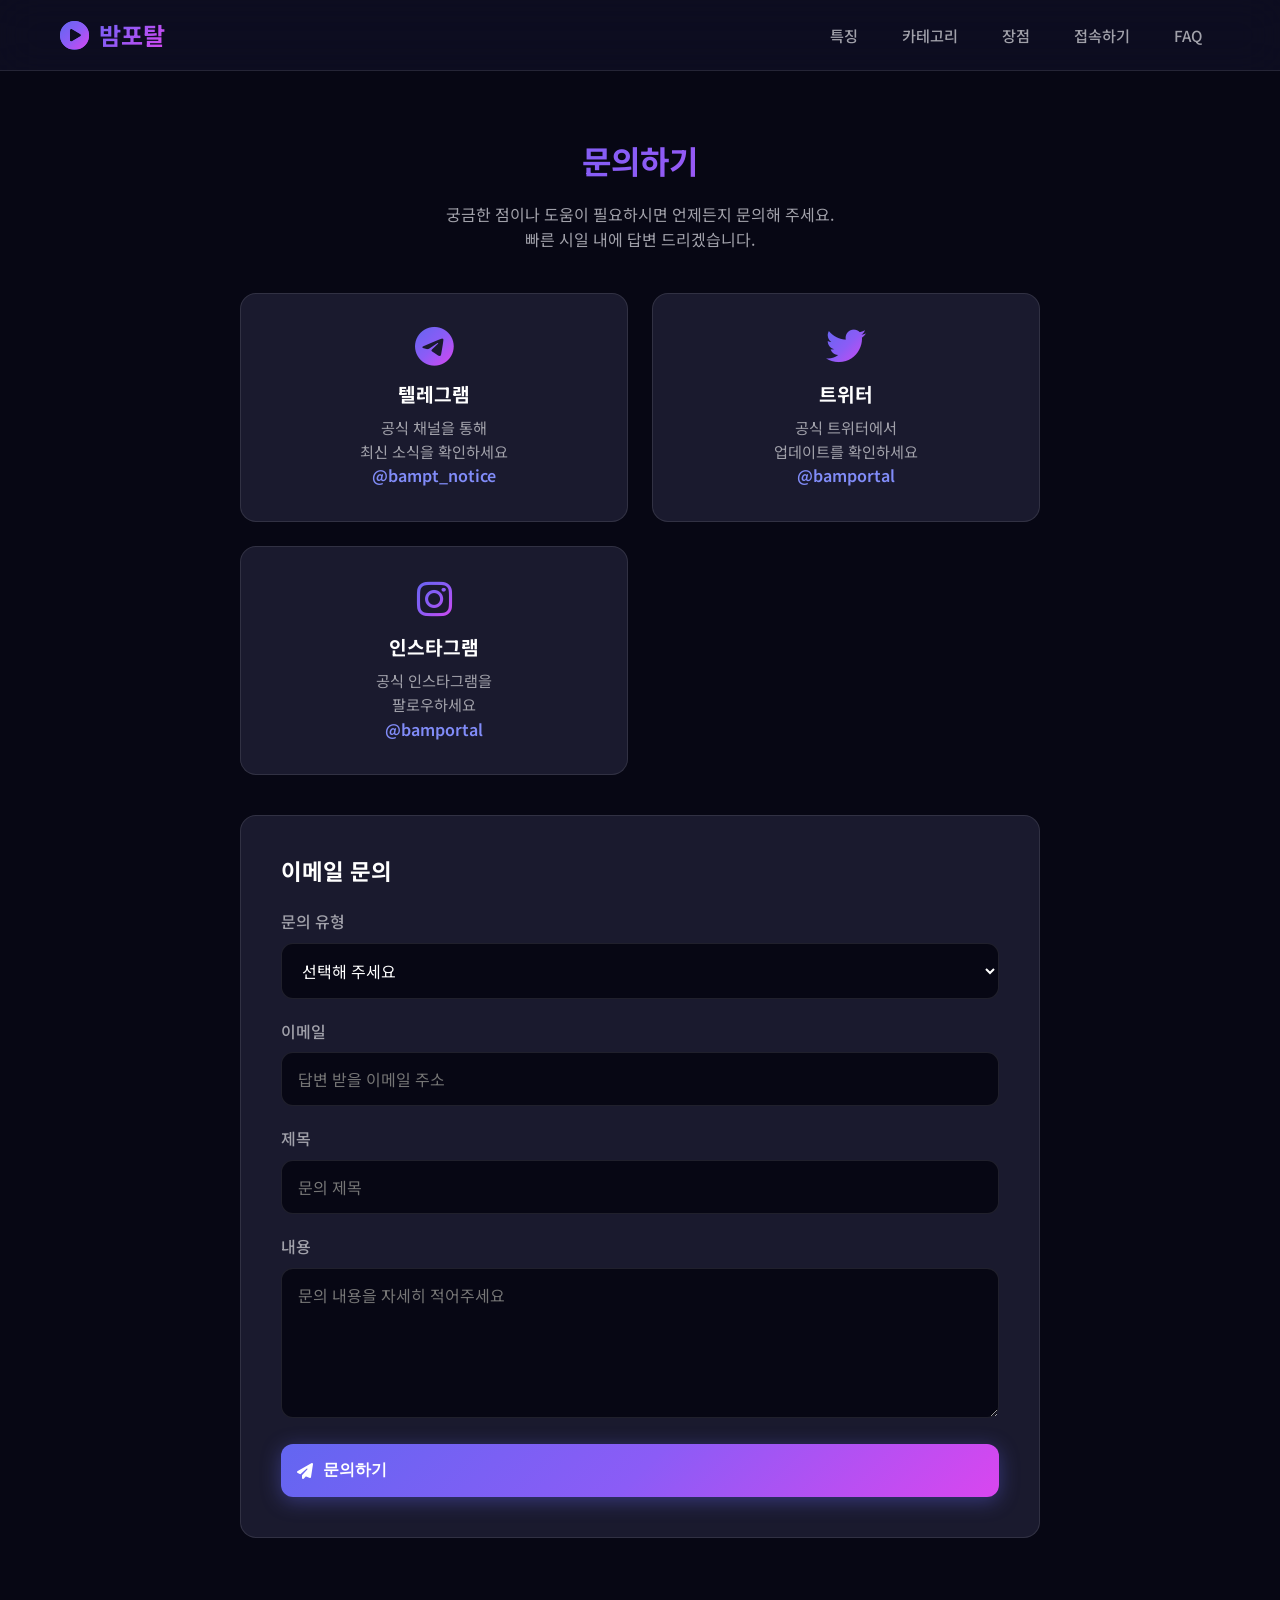
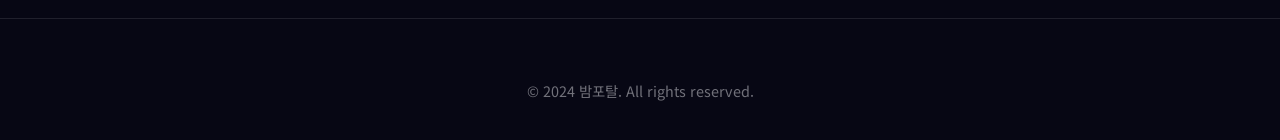
<file: contact.html>
<!DOCTYPE html>
<html lang="ko">
<head>
    <meta charset="UTF-8">
    <meta name="viewport" content="width=device-width, initial-scale=1.0">
    <meta name="description" content="밤포탈 문의하기 - 궁금한 점이 있으시면 문의해 주세요.">
    <meta name="robots" content="noindex, nofollow">
    <title>문의하기 - 밤포탈</title>
    <link rel="icon" type="image/svg+xml" href="data:image/svg+xml,<svg xmlns='http://www.w3.org/2000/svg' viewBox='0 0 100 100'><text y='.9em' font-size='90'>🎬</text></svg>">
    <link rel="preconnect" href="https://fonts.googleapis.com">
    <link rel="preconnect" href="https://fonts.gstatic.com" crossorigin>
    <link href="https://fonts.googleapis.com/css2?family=Noto+Sans+KR:wght@300;400;500;600;700&display=swap" rel="stylesheet">
    <link rel="stylesheet" href="https://cdnjs.cloudflare.com/ajax/libs/font-awesome/6.5.1/css/all.min.css">
    <link rel="stylesheet" href="styles.css">
    <style>
        .contact-page {
            padding: 140px 0 80px;
            min-height: 100vh;
        }
        .contact-content {
            max-width: 800px;
            margin: 0 auto;
        }
        .contact-content h1 {
            font-size: 2rem;
            margin-bottom: 20px;
            text-align: center;
            background: var(--gradient-primary);
            -webkit-background-clip: text;
            -webkit-text-fill-color: transparent;
            background-clip: text;
        }
        .contact-intro {
            text-align: center;
            color: var(--text-secondary);
            margin-bottom: 40px;
        }
        .contact-grid {
            display: grid;
            grid-template-columns: repeat(auto-fit, minmax(280px, 1fr));
            gap: 24px;
            margin-bottom: 40px;
        }
        .contact-card {
            background: var(--card-bg);
            padding: 32px;
            border-radius: var(--radius-lg);
            border: 1px solid var(--border-color);
            text-align: center;
            transition: all var(--transition-normal);
        }
        .contact-card:hover {
            border-color: var(--primary-color);
            transform: translateY(-4px);
        }
        .contact-card i {
            font-size: 2.5rem;
            margin-bottom: 16px;
            background: var(--gradient-primary);
            -webkit-background-clip: text;
            -webkit-text-fill-color: transparent;
            background-clip: text;
        }
        .contact-card h3 {
            font-size: 1.2rem;
            margin-bottom: 8px;
            color: var(--text-primary);
        }
        .contact-card p {
            color: var(--text-secondary);
            font-size: 0.95rem;
        }
        .contact-card a {
            color: var(--primary-light);
            font-weight: 600;
        }
        .contact-card a:hover {
            color: var(--text-primary);
        }
        .contact-form-wrapper {
            background: var(--card-bg);
            padding: 40px;
            border-radius: var(--radius-lg);
            border: 1px solid var(--border-color);
        }
        .contact-form-wrapper h2 {
            font-size: 1.4rem;
            margin-bottom: 24px;
            color: var(--text-primary);
        }
        .form-group {
            margin-bottom: 20px;
        }
        .form-group label {
            display: block;
            margin-bottom: 8px;
            color: var(--text-secondary);
            font-weight: 500;
        }
        .form-group input,
        .form-group textarea,
        .form-group select {
            width: 100%;
            padding: 14px 16px;
            background: var(--darker-bg);
            border: 1px solid var(--border-color);
            border-radius: var(--radius-md);
            color: var(--text-primary);
            font-size: 1rem;
            font-family: inherit;
            transition: all var(--transition-fast);
        }
        .form-group input:focus,
        .form-group textarea:focus,
        .form-group select:focus {
            outline: none;
            border-color: var(--primary-color);
            box-shadow: 0 0 0 3px rgba(99, 102, 241, 0.2);
        }
        .form-group textarea {
            min-height: 150px;
            resize: vertical;
        }
        .submit-btn {
            width: 100%;
            padding: 16px;
            font-size: 1rem;
        }
    </style>
</head>
<body>
    <header class="header">
        <nav class="nav container">
            <a href="index.html" class="logo">
                <i class="fas fa-play-circle"></i>
                <span>밤포탈</span>
            </a>
            <ul class="nav-links">
                <li><a href="index.html#features">특징</a></li>
                <li><a href="index.html#categories">카테고리</a></li>
                <li><a href="index.html#benefits">장점</a></li>
                <li><a href="index.html#access">접속하기</a></li>
                <li><a href="index.html#faq">FAQ</a></li>
            </ul>
        </nav>
    </header>

    <main class="contact-page">
        <div class="container">
            <div class="contact-content">
                <h1>문의하기</h1>
                <p class="contact-intro">궁금한 점이나 도움이 필요하시면 언제든지 문의해 주세요.<br>빠른 시일 내에 답변 드리겠습니다.</p>
                
                <div class="contact-grid">
                    <div class="contact-card">
                        <i class="fab fa-telegram"></i>
                        <h3>텔레그램</h3>
                        <p>공식 채널을 통해<br>최신 소식을 확인하세요</p>
                        <a href="https://t.me/bampt_notice" target="_blank" rel="noopener">@bampt_notice</a>
                    </div>
                    
                    <div class="contact-card">
                        <i class="fab fa-twitter"></i>
                        <h3>트위터</h3>
                        <p>공식 트위터에서<br>업데이트를 확인하세요</p>
                        <a href="https://twitter.com/bamportal" target="_blank" rel="noopener">@bamportal</a>
                    </div>
                    
                    <div class="contact-card">
                        <i class="fab fa-instagram"></i>
                        <h3>인스타그램</h3>
                        <p>공식 인스타그램을<br>팔로우하세요</p>
                        <a href="https://www.instagram.com/bamportal" target="_blank" rel="noopener">@bamportal</a>
                    </div>
                </div>

                <div class="contact-form-wrapper">
                    <h2>이메일 문의</h2>
                    <form id="contactForm" class="contact-form">
                        <div class="form-group">
                            <label for="category">문의 유형</label>
                            <select id="category" name="category" required>
                                <option value="">선택해 주세요</option>
                                <option value="general">일반 문의</option>
                                <option value="technical">기술 지원</option>
                                <option value="dmca">저작권 관련</option>
                                <option value="partnership">제휴 문의</option>
                                <option value="other">기타</option>
                            </select>
                        </div>
                        
                        <div class="form-group">
                            <label for="email">이메일</label>
                            <input type="email" id="email" name="email" placeholder="답변 받을 이메일 주소" required>
                        </div>
                        
                        <div class="form-group">
                            <label for="subject">제목</label>
                            <input type="text" id="subject" name="subject" placeholder="문의 제목" required>
                        </div>
                        
                        <div class="form-group">
                            <label for="message">내용</label>
                            <textarea id="message" name="message" placeholder="문의 내용을 자세히 적어주세요" required></textarea>
                        </div>
                        
                        <button type="submit" class="btn btn-primary submit-btn">
                            <i class="fas fa-paper-plane"></i> 문의하기
                        </button>
                    </form>
                </div>
            </div>
        </div>
    </main>

    <footer class="footer">
        <div class="container">
            <div class="footer-bottom" style="border-top: none; padding-top: 0;">
                <p>&copy; 2024 밤포탈. All rights reserved.</p>
            </div>
        </div>
    </footer>

    <script>
        document.getElementById('contactForm').addEventListener('submit', function(e) {
            e.preventDefault();
            alert('문의가 접수되었습니다. 빠른 시일 내에 답변 드리겠습니다.');
            this.reset();
        });
    </script>
</body>
</html>
</file>
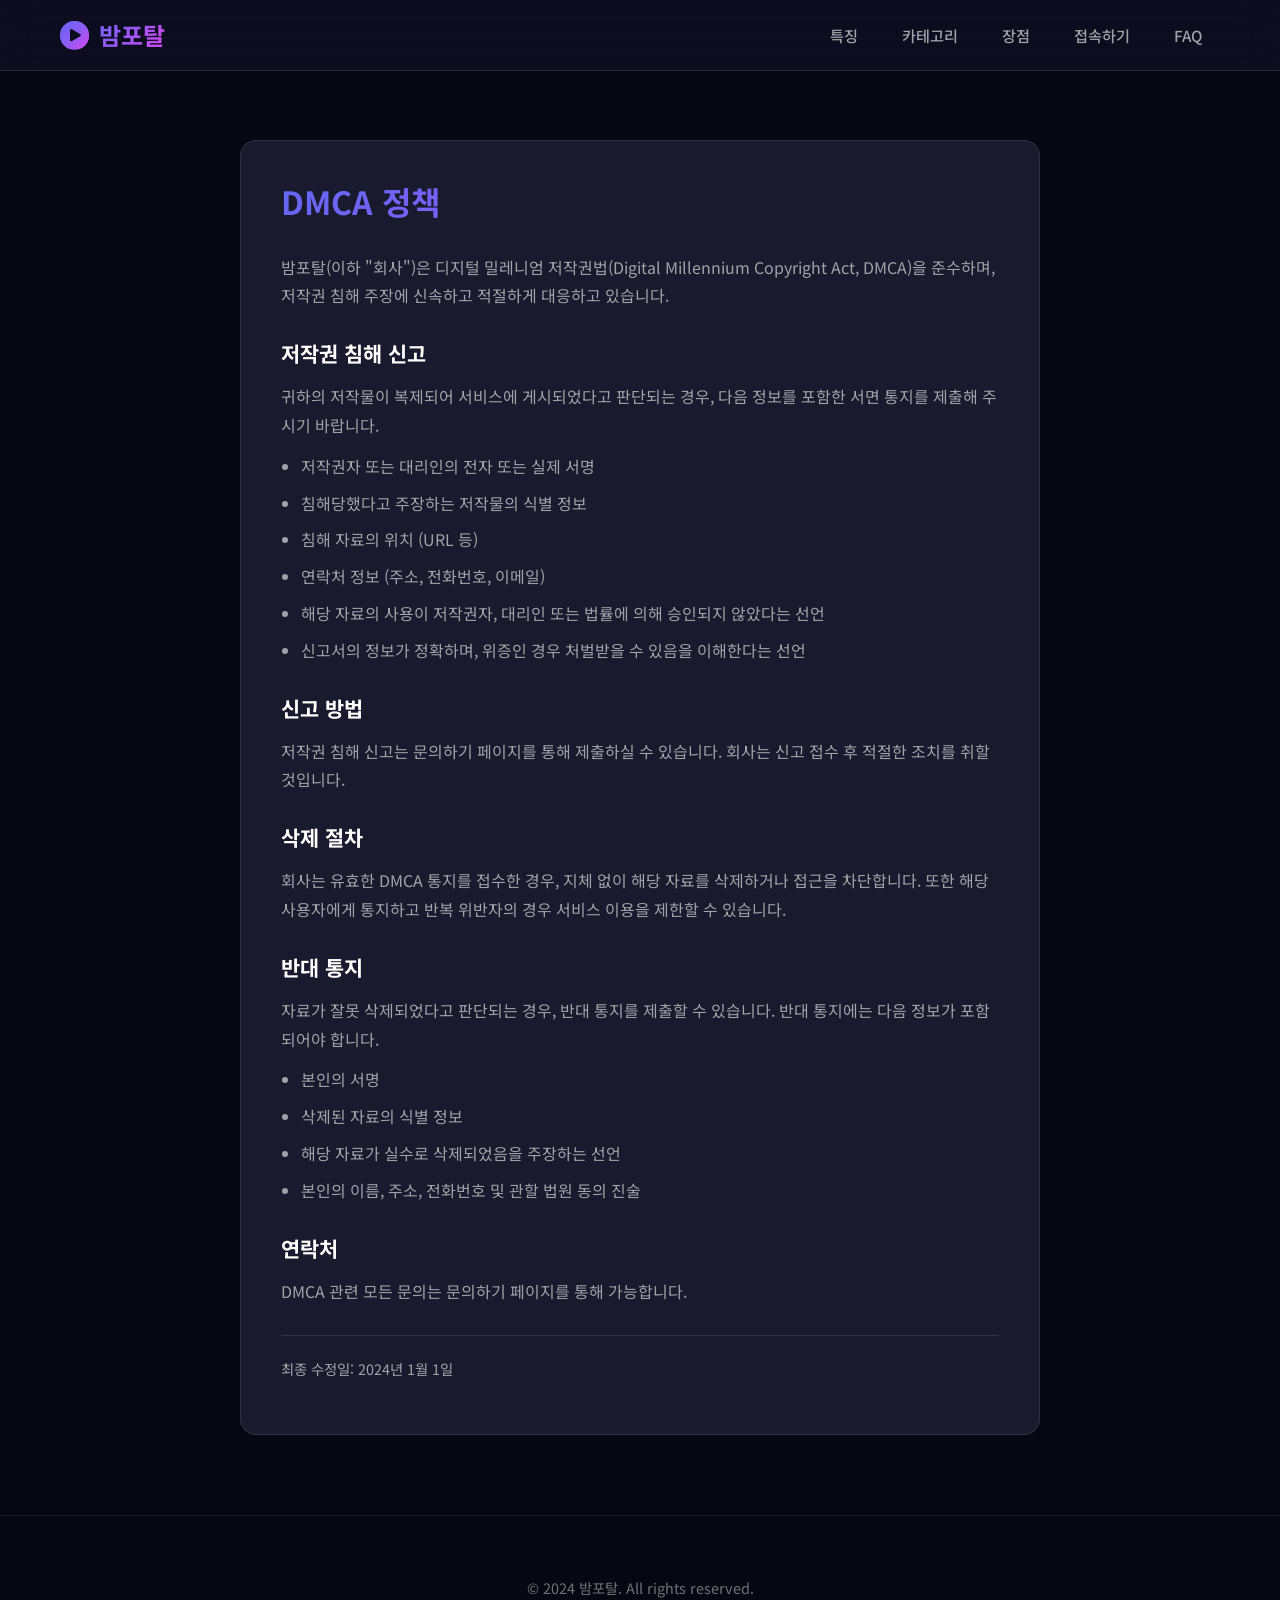
<file: dmca.html>
<!DOCTYPE html>
<html lang="ko">
<head>
    <meta charset="UTF-8">
    <meta name="viewport" content="width=device-width, initial-scale=1.0">
    <meta name="description" content="밤포탈 DMCA 정책 - 저작권 관련 정책을 확인하세요.">
    <meta name="robots" content="noindex, nofollow">
    <title>DMCA 정책 - 밤포탈</title>
    <link rel="icon" type="image/svg+xml" href="data:image/svg+xml,<svg xmlns='http://www.w3.org/2000/svg' viewBox='0 0 100 100'><text y='.9em' font-size='90'>🎬</text></svg>">
    <link rel="preconnect" href="https://fonts.googleapis.com">
    <link rel="preconnect" href="https://fonts.gstatic.com" crossorigin>
    <link href="https://fonts.googleapis.com/css2?family=Noto+Sans+KR:wght@300;400;500;600;700&display=swap" rel="stylesheet">
    <link rel="stylesheet" href="https://cdnjs.cloudflare.com/ajax/libs/font-awesome/6.5.1/css/all.min.css">
    <link rel="stylesheet" href="styles.css">
    <style>
        .legal-page {
            padding: 140px 0 80px;
            min-height: 100vh;
        }
        .legal-content {
            max-width: 800px;
            margin: 0 auto;
            background: var(--card-bg);
            padding: 40px;
            border-radius: var(--radius-lg);
            border: 1px solid var(--border-color);
        }
        .legal-content h1 {
            font-size: 2rem;
            margin-bottom: 30px;
            background: var(--gradient-primary);
            -webkit-background-clip: text;
            -webkit-text-fill-color: transparent;
            background-clip: text;
        }
        .legal-content h2 {
            font-size: 1.3rem;
            margin: 30px 0 15px;
            color: var(--text-primary);
        }
        .legal-content p, .legal-content li {
            color: var(--text-secondary);
            line-height: 1.8;
            margin-bottom: 12px;
        }
        .legal-content ul {
            padding-left: 20px;
            margin-bottom: 20px;
        }
        .legal-content li {
            margin-bottom: 8px;
        }
        .last-updated {
            color: var(--text-muted);
            font-size: 0.9rem;
            margin-top: 30px;
            padding-top: 20px;
            border-top: 1px solid var(--border-color);
        }
    </style>
</head>
<body>
    <header class="header">
        <nav class="nav container">
            <a href="index.html" class="logo">
                <i class="fas fa-play-circle"></i>
                <span>밤포탈</span>
            </a>
            <ul class="nav-links">
                <li><a href="index.html#features">특징</a></li>
                <li><a href="index.html#categories">카테고리</a></li>
                <li><a href="index.html#benefits">장점</a></li>
                <li><a href="index.html#access">접속하기</a></li>
                <li><a href="index.html#faq">FAQ</a></li>
            </ul>
        </nav>
    </header>

    <main class="legal-page">
        <div class="container">
            <div class="legal-content">
                <h1>DMCA 정책</h1>
                
                <p>밤포탈(이하 "회사")은 디지털 밀레니엄 저작권법(Digital Millennium Copyright Act, DMCA)을 준수하며, 저작권 침해 주장에 신속하고 적절하게 대응하고 있습니다.</p>

                <h2>저작권 침해 신고</h2>
                <p>귀하의 저작물이 복제되어 서비스에 게시되었다고 판단되는 경우, 다음 정보를 포함한 서면 통지를 제출해 주시기 바랍니다.</p>
                <ul>
                    <li>저작권자 또는 대리인의 전자 또는 실제 서명</li>
                    <li>침해당했다고 주장하는 저작물의 식별 정보</li>
                    <li>침해 자료의 위치 (URL 등)</li>
                    <li>연락처 정보 (주소, 전화번호, 이메일)</li>
                    <li>해당 자료의 사용이 저작권자, 대리인 또는 법률에 의해 승인되지 않았다는 선언</li>
                    <li>신고서의 정보가 정확하며, 위증인 경우 처벌받을 수 있음을 이해한다는 선언</li>
                </ul>

                <h2>신고 방법</h2>
                <p>저작권 침해 신고는 문의하기 페이지를 통해 제출하실 수 있습니다. 회사는 신고 접수 후 적절한 조치를 취할 것입니다.</p>

                <h2>삭제 절차</h2>
                <p>회사는 유효한 DMCA 통지를 접수한 경우, 지체 없이 해당 자료를 삭제하거나 접근을 차단합니다. 또한 해당 사용자에게 통지하고 반복 위반자의 경우 서비스 이용을 제한할 수 있습니다.</p>

                <h2>반대 통지</h2>
                <p>자료가 잘못 삭제되었다고 판단되는 경우, 반대 통지를 제출할 수 있습니다. 반대 통지에는 다음 정보가 포함되어야 합니다.</p>
                <ul>
                    <li>본인의 서명</li>
                    <li>삭제된 자료의 식별 정보</li>
                    <li>해당 자료가 실수로 삭제되었음을 주장하는 선언</li>
                    <li>본인의 이름, 주소, 전화번호 및 관할 법원 동의 진술</li>
                </ul>

                <h2>연락처</h2>
                <p>DMCA 관련 모든 문의는 문의하기 페이지를 통해 가능합니다.</p>

                <p class="last-updated">최종 수정일: 2024년 1월 1일</p>
            </div>
        </div>
    </main>

    <footer class="footer">
        <div class="container">
            <div class="footer-bottom" style="border-top: none; padding-top: 0;">
                <p>&copy; 2024 밤포탈. All rights reserved.</p>
            </div>
        </div>
    </footer>
</body>
</html>
</file>
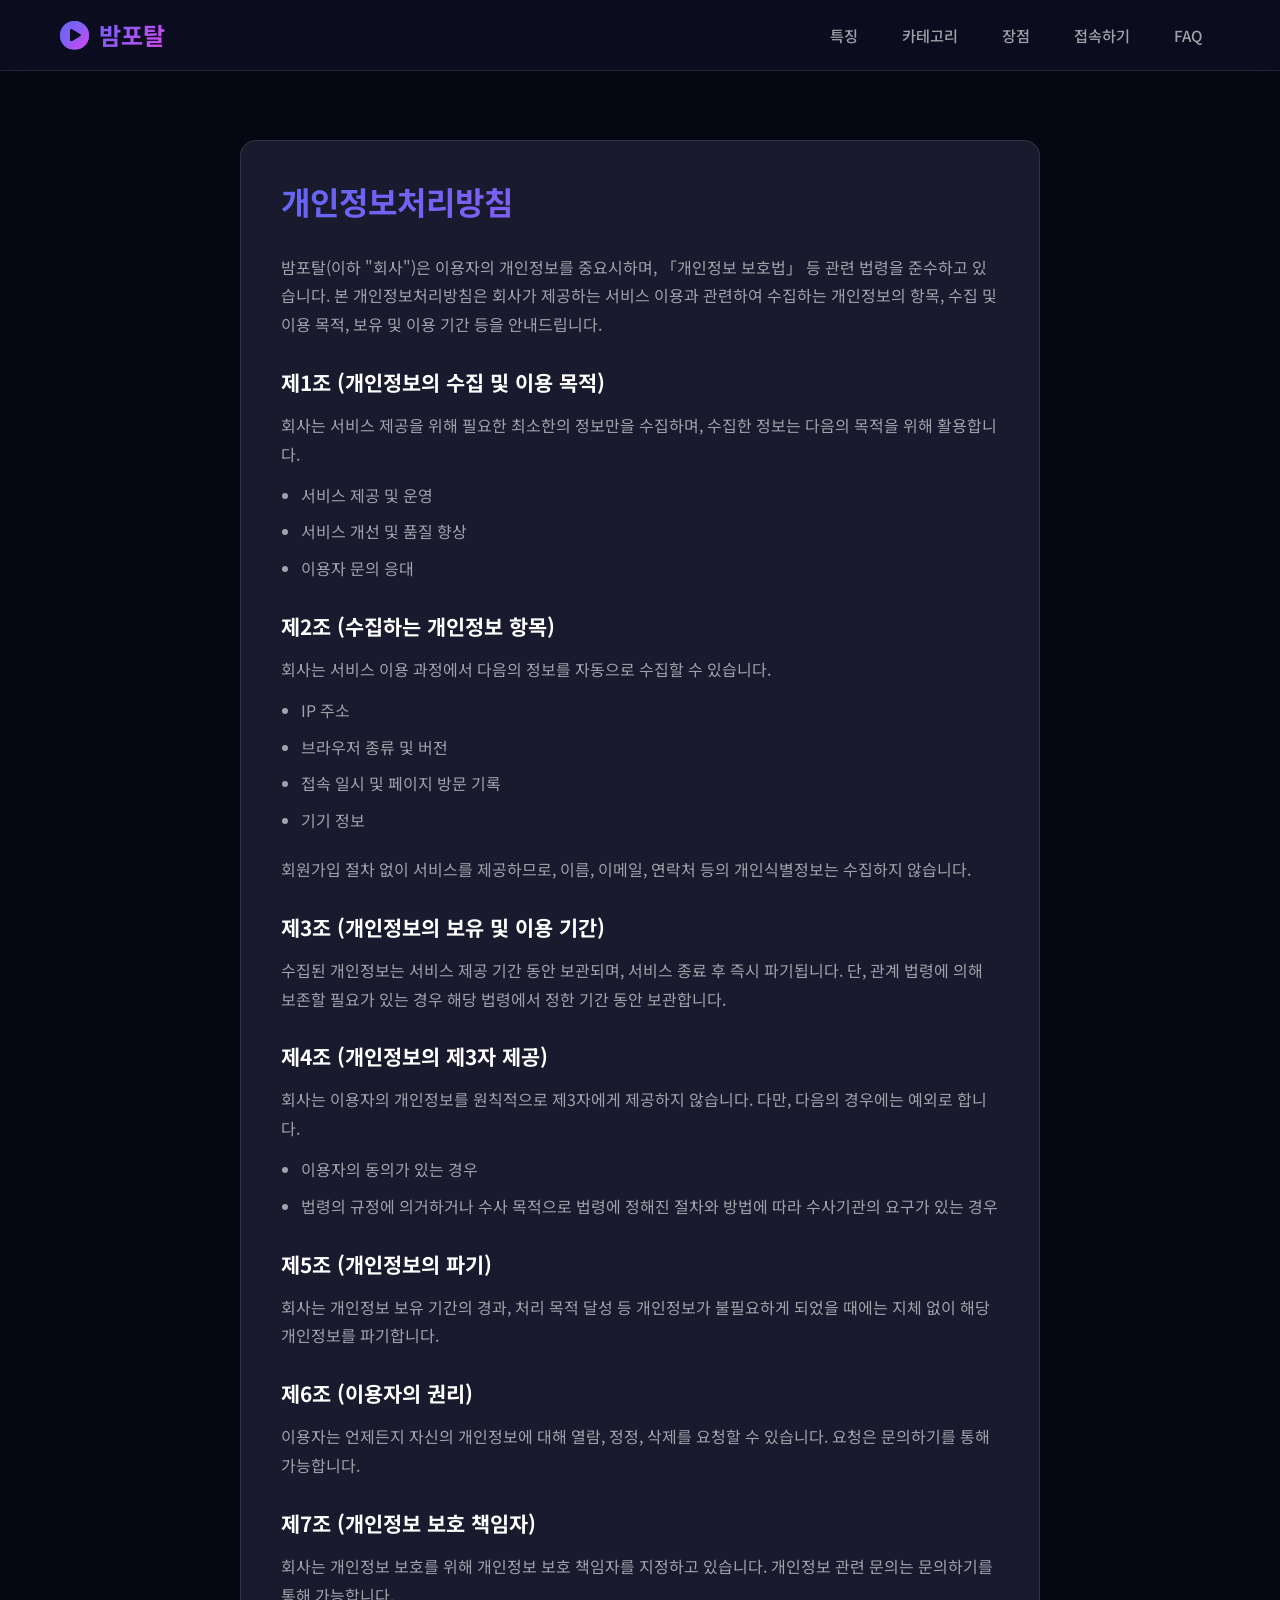
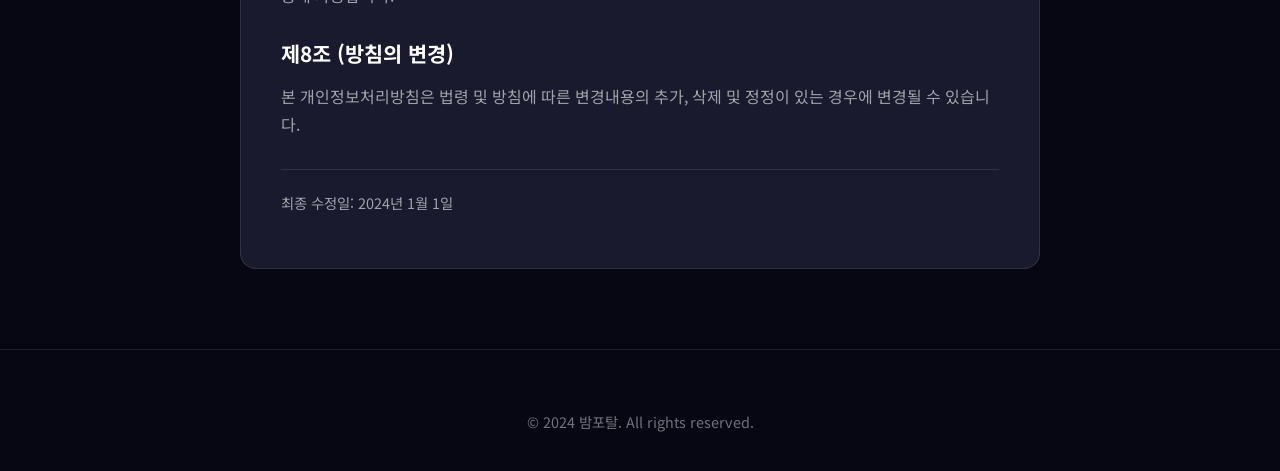
<file: privacy.html>
<!DOCTYPE html>
<html lang="ko">
<head>
    <meta charset="UTF-8">
    <meta name="viewport" content="width=device-width, initial-scale=1.0">
    <meta name="description" content="밤포탈 개인정보처리방침 - 개인정보 수집 및 이용에 관한 방침을 확인하세요.">
    <meta name="robots" content="noindex, nofollow">
    <title>개인정보처리방침 - 밤포탈</title>
    <link rel="icon" type="image/svg+xml" href="data:image/svg+xml,<svg xmlns='http://www.w3.org/2000/svg' viewBox='0 0 100 100'><text y='.9em' font-size='90'>🎬</text></svg>">
    <link rel="preconnect" href="https://fonts.googleapis.com">
    <link rel="preconnect" href="https://fonts.gstatic.com" crossorigin>
    <link href="https://fonts.googleapis.com/css2?family=Noto+Sans+KR:wght@300;400;500;600;700&display=swap" rel="stylesheet">
    <link rel="stylesheet" href="https://cdnjs.cloudflare.com/ajax/libs/font-awesome/6.5.1/css/all.min.css">
    <link rel="stylesheet" href="styles.css">
    <style>
        .legal-page {
            padding: 140px 0 80px;
            min-height: 100vh;
        }
        .legal-content {
            max-width: 800px;
            margin: 0 auto;
            background: var(--card-bg);
            padding: 40px;
            border-radius: var(--radius-lg);
            border: 1px solid var(--border-color);
        }
        .legal-content h1 {
            font-size: 2rem;
            margin-bottom: 30px;
            background: var(--gradient-primary);
            -webkit-background-clip: text;
            -webkit-text-fill-color: transparent;
            background-clip: text;
        }
        .legal-content h2 {
            font-size: 1.3rem;
            margin: 30px 0 15px;
            color: var(--text-primary);
        }
        .legal-content p, .legal-content li {
            color: var(--text-secondary);
            line-height: 1.8;
            margin-bottom: 12px;
        }
        .legal-content ul {
            padding-left: 20px;
            margin-bottom: 20px;
        }
        .legal-content li {
            margin-bottom: 8px;
        }
        .last-updated {
            color: var(--text-muted);
            font-size: 0.9rem;
            margin-top: 30px;
            padding-top: 20px;
            border-top: 1px solid var(--border-color);
        }
    </style>
</head>
<body>
    <header class="header">
        <nav class="nav container">
            <a href="index.html" class="logo">
                <i class="fas fa-play-circle"></i>
                <span>밤포탈</span>
            </a>
            <ul class="nav-links">
                <li><a href="index.html#features">특징</a></li>
                <li><a href="index.html#categories">카테고리</a></li>
                <li><a href="index.html#benefits">장점</a></li>
                <li><a href="index.html#access">접속하기</a></li>
                <li><a href="index.html#faq">FAQ</a></li>
            </ul>
        </nav>
    </header>

    <main class="legal-page">
        <div class="container">
            <div class="legal-content">
                <h1>개인정보처리방침</h1>
                
                <p>밤포탈(이하 "회사")은 이용자의 개인정보를 중요시하며, 「개인정보 보호법」 등 관련 법령을 준수하고 있습니다. 본 개인정보처리방침은 회사가 제공하는 서비스 이용과 관련하여 수집하는 개인정보의 항목, 수집 및 이용 목적, 보유 및 이용 기간 등을 안내드립니다.</p>

                <h2>제1조 (개인정보의 수집 및 이용 목적)</h2>
                <p>회사는 서비스 제공을 위해 필요한 최소한의 정보만을 수집하며, 수집한 정보는 다음의 목적을 위해 활용합니다.</p>
                <ul>
                    <li>서비스 제공 및 운영</li>
                    <li>서비스 개선 및 품질 향상</li>
                    <li>이용자 문의 응대</li>
                </ul>

                <h2>제2조 (수집하는 개인정보 항목)</h2>
                <p>회사는 서비스 이용 과정에서 다음의 정보를 자동으로 수집할 수 있습니다.</p>
                <ul>
                    <li>IP 주소</li>
                    <li>브라우저 종류 및 버전</li>
                    <li>접속 일시 및 페이지 방문 기록</li>
                    <li>기기 정보</li>
                </ul>
                <p>회원가입 절차 없이 서비스를 제공하므로, 이름, 이메일, 연락처 등의 개인식별정보는 수집하지 않습니다.</p>

                <h2>제3조 (개인정보의 보유 및 이용 기간)</h2>
                <p>수집된 개인정보는 서비스 제공 기간 동안 보관되며, 서비스 종료 후 즉시 파기됩니다. 단, 관계 법령에 의해 보존할 필요가 있는 경우 해당 법령에서 정한 기간 동안 보관합니다.</p>

                <h2>제4조 (개인정보의 제3자 제공)</h2>
                <p>회사는 이용자의 개인정보를 원칙적으로 제3자에게 제공하지 않습니다. 다만, 다음의 경우에는 예외로 합니다.</p>
                <ul>
                    <li>이용자의 동의가 있는 경우</li>
                    <li>법령의 규정에 의거하거나 수사 목적으로 법령에 정해진 절차와 방법에 따라 수사기관의 요구가 있는 경우</li>
                </ul>

                <h2>제5조 (개인정보의 파기)</h2>
                <p>회사는 개인정보 보유 기간의 경과, 처리 목적 달성 등 개인정보가 불필요하게 되었을 때에는 지체 없이 해당 개인정보를 파기합니다.</p>

                <h2>제6조 (이용자의 권리)</h2>
                <p>이용자는 언제든지 자신의 개인정보에 대해 열람, 정정, 삭제를 요청할 수 있습니다. 요청은 문의하기를 통해 가능합니다.</p>

                <h2>제7조 (개인정보 보호 책임자)</h2>
                <p>회사는 개인정보 보호를 위해 개인정보 보호 책임자를 지정하고 있습니다. 개인정보 관련 문의는 문의하기를 통해 가능합니다.</p>

                <h2>제8조 (방침의 변경)</h2>
                <p>본 개인정보처리방침은 법령 및 방침에 따른 변경내용의 추가, 삭제 및 정정이 있는 경우에 변경될 수 있습니다.</p>

                <p class="last-updated">최종 수정일: 2024년 1월 1일</p>
            </div>
        </div>
    </main>

    <footer class="footer">
        <div class="container">
            <div class="footer-bottom" style="border-top: none; padding-top: 0;">
                <p>&copy; 2024 밤포탈. All rights reserved.</p>
            </div>
        </div>
    </footer>
</body>
</html>
</file>
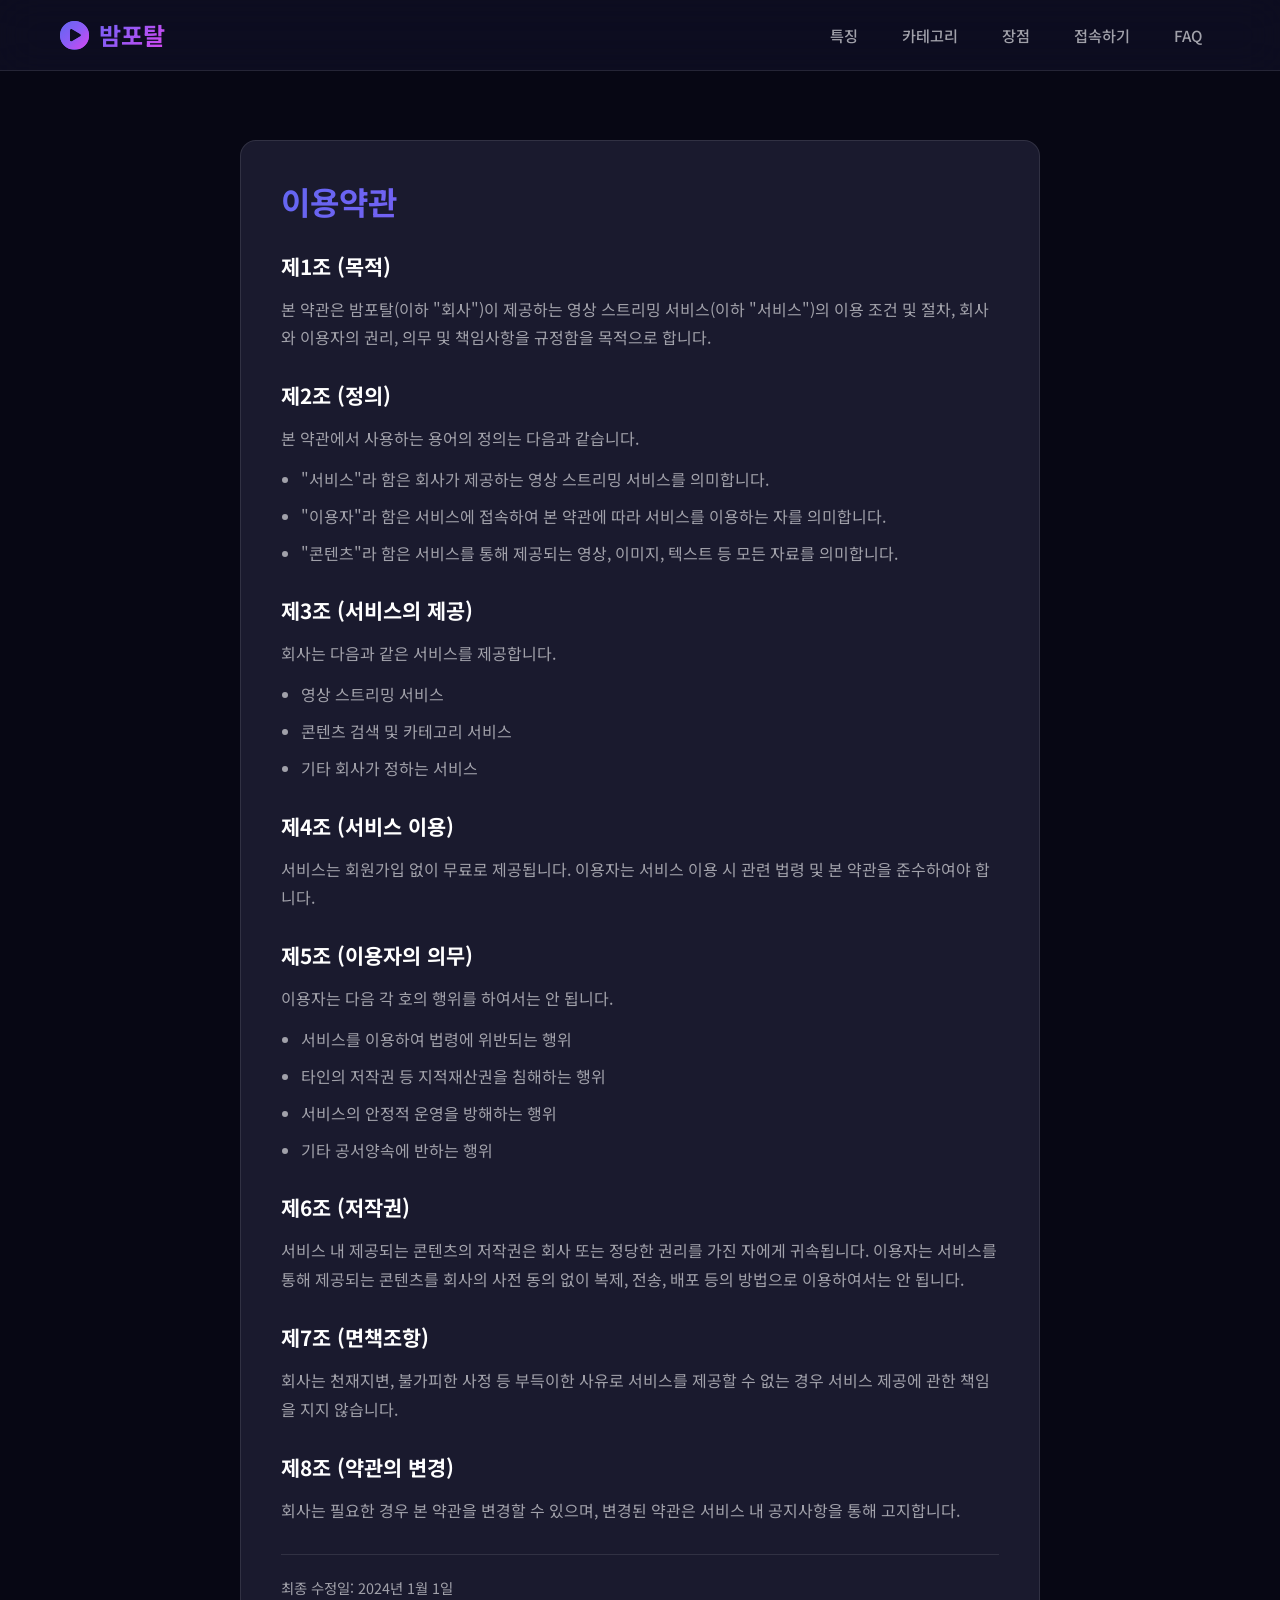
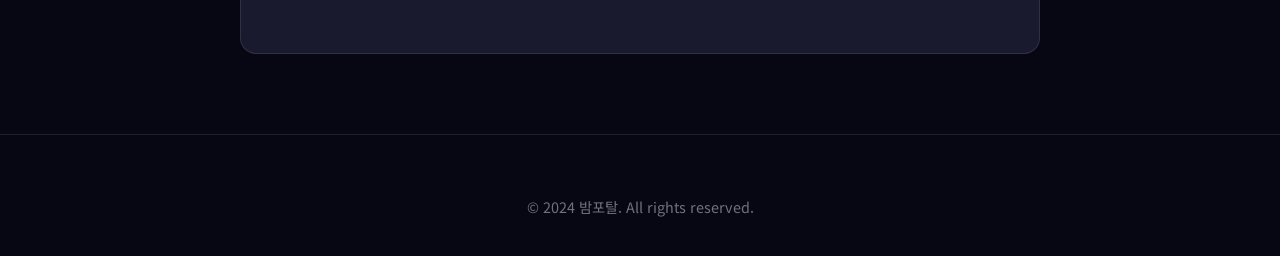
<file: terms.html>
<!DOCTYPE html>
<html lang="ko">
<head>
    <meta charset="UTF-8">
    <meta name="viewport" content="width=device-width, initial-scale=1.0">
    <meta name="description" content="밤포탈 이용약관 - 서비스 이용에 관한 약관을 확인하세요.">
    <meta name="robots" content="noindex, nofollow">
    <title>이용약관 - 밤포탈</title>
    <link rel="icon" type="image/svg+xml" href="data:image/svg+xml,<svg xmlns='http://www.w3.org/2000/svg' viewBox='0 0 100 100'><text y='.9em' font-size='90'>🎬</text></svg>">
    <link rel="preconnect" href="https://fonts.googleapis.com">
    <link rel="preconnect" href="https://fonts.gstatic.com" crossorigin>
    <link href="https://fonts.googleapis.com/css2?family=Noto+Sans+KR:wght@300;400;500;600;700&display=swap" rel="stylesheet">
    <link rel="stylesheet" href="https://cdnjs.cloudflare.com/ajax/libs/font-awesome/6.5.1/css/all.min.css">
    <link rel="stylesheet" href="styles.css">
    <style>
        .legal-page {
            padding: 140px 0 80px;
            min-height: 100vh;
        }
        .legal-content {
            max-width: 800px;
            margin: 0 auto;
            background: var(--card-bg);
            padding: 40px;
            border-radius: var(--radius-lg);
            border: 1px solid var(--border-color);
        }
        .legal-content h1 {
            font-size: 2rem;
            margin-bottom: 30px;
            background: var(--gradient-primary);
            -webkit-background-clip: text;
            -webkit-text-fill-color: transparent;
            background-clip: text;
        }
        .legal-content h2 {
            font-size: 1.3rem;
            margin: 30px 0 15px;
            color: var(--text-primary);
        }
        .legal-content p, .legal-content li {
            color: var(--text-secondary);
            line-height: 1.8;
            margin-bottom: 12px;
        }
        .legal-content ul {
            padding-left: 20px;
            margin-bottom: 20px;
        }
        .legal-content li {
            margin-bottom: 8px;
        }
        .last-updated {
            color: var(--text-muted);
            font-size: 0.9rem;
            margin-top: 30px;
            padding-top: 20px;
            border-top: 1px solid var(--border-color);
        }
    </style>
</head>
<body>
    <header class="header">
        <nav class="nav container">
            <a href="index.html" class="logo">
                <i class="fas fa-play-circle"></i>
                <span>밤포탈</span>
            </a>
            <ul class="nav-links">
                <li><a href="index.html#features">특징</a></li>
                <li><a href="index.html#categories">카테고리</a></li>
                <li><a href="index.html#benefits">장점</a></li>
                <li><a href="index.html#access">접속하기</a></li>
                <li><a href="index.html#faq">FAQ</a></li>
            </ul>
        </nav>
    </header>

    <main class="legal-page">
        <div class="container">
            <div class="legal-content">
                <h1>이용약관</h1>
                
                <h2>제1조 (목적)</h2>
                <p>본 약관은 밤포탈(이하 "회사")이 제공하는 영상 스트리밍 서비스(이하 "서비스")의 이용 조건 및 절차, 회사와 이용자의 권리, 의무 및 책임사항을 규정함을 목적으로 합니다.</p>

                <h2>제2조 (정의)</h2>
                <p>본 약관에서 사용하는 용어의 정의는 다음과 같습니다.</p>
                <ul>
                    <li>"서비스"라 함은 회사가 제공하는 영상 스트리밍 서비스를 의미합니다.</li>
                    <li>"이용자"라 함은 서비스에 접속하여 본 약관에 따라 서비스를 이용하는 자를 의미합니다.</li>
                    <li>"콘텐츠"라 함은 서비스를 통해 제공되는 영상, 이미지, 텍스트 등 모든 자료를 의미합니다.</li>
                </ul>

                <h2>제3조 (서비스의 제공)</h2>
                <p>회사는 다음과 같은 서비스를 제공합니다.</p>
                <ul>
                    <li>영상 스트리밍 서비스</li>
                    <li>콘텐츠 검색 및 카테고리 서비스</li>
                    <li>기타 회사가 정하는 서비스</li>
                </ul>

                <h2>제4조 (서비스 이용)</h2>
                <p>서비스는 회원가입 없이 무료로 제공됩니다. 이용자는 서비스 이용 시 관련 법령 및 본 약관을 준수하여야 합니다.</p>

                <h2>제5조 (이용자의 의무)</h2>
                <p>이용자는 다음 각 호의 행위를 하여서는 안 됩니다.</p>
                <ul>
                    <li>서비스를 이용하여 법령에 위반되는 행위</li>
                    <li>타인의 저작권 등 지적재산권을 침해하는 행위</li>
                    <li>서비스의 안정적 운영을 방해하는 행위</li>
                    <li>기타 공서양속에 반하는 행위</li>
                </ul>

                <h2>제6조 (저작권)</h2>
                <p>서비스 내 제공되는 콘텐츠의 저작권은 회사 또는 정당한 권리를 가진 자에게 귀속됩니다. 이용자는 서비스를 통해 제공되는 콘텐츠를 회사의 사전 동의 없이 복제, 전송, 배포 등의 방법으로 이용하여서는 안 됩니다.</p>

                <h2>제7조 (면책조항)</h2>
                <p>회사는 천재지변, 불가피한 사정 등 부득이한 사유로 서비스를 제공할 수 없는 경우 서비스 제공에 관한 책임을 지지 않습니다.</p>

                <h2>제8조 (약관의 변경)</h2>
                <p>회사는 필요한 경우 본 약관을 변경할 수 있으며, 변경된 약관은 서비스 내 공지사항을 통해 고지합니다.</p>

                <p class="last-updated">최종 수정일: 2024년 1월 1일</p>
            </div>
        </div>
    </main>

    <footer class="footer">
        <div class="container">
            <div class="footer-bottom" style="border-top: none; padding-top: 0;">
                <p>&copy; 2024 밤포탈. All rights reserved.</p>
            </div>
        </div>
    </footer>
</body>
</html>
</file>
<file: styles.css>
/* ============================================
   밤포탈 - Stylesheet
   ============================================ */

/* CSS Variables */
:root {
    --primary-color: #6366f1;
    --primary-dark: #4f46e5;
    --primary-light: #818cf8;
    --secondary-color: #22d3ee;
    --accent-color: #f472b6;
    --dark-bg: #0f0f23;
    --darker-bg: #070714;
    --card-bg: #1a1a2e;
    --card-hover: #252547;
    --text-primary: #ffffff;
    --text-secondary: #a1a1aa;
    --text-muted: #71717a;
    --border-color: rgba(255, 255, 255, 0.1);
    --gradient-primary: linear-gradient(135deg, #6366f1 0%, #8b5cf6 50%, #d946ef 100%);
    --gradient-secondary: linear-gradient(135deg, #22d3ee 0%, #6366f1 100%);
    --shadow-sm: 0 1px 2px rgba(0, 0, 0, 0.3);
    --shadow-md: 0 4px 6px rgba(0, 0, 0, 0.4);
    --shadow-lg: 0 10px 25px rgba(0, 0, 0, 0.5);
    --shadow-xl: 0 20px 50px rgba(0, 0, 0, 0.6);
    --radius-sm: 8px;
    --radius-md: 12px;
    --radius-lg: 16px;
    --radius-xl: 24px;
    --transition-fast: 0.15s ease;
    --transition-normal: 0.3s ease;
    --transition-slow: 0.5s ease;
}

/* Reset & Base */
*,
*::before,
*::after {
    margin: 0;
    padding: 0;
    box-sizing: border-box;
}

html {
    scroll-behavior: smooth;
    font-size: 16px;
}

body {
    font-family: 'Noto Sans KR', -apple-system, BlinkMacSystemFont, 'Segoe UI', Roboto, Oxygen, Ubuntu, sans-serif;
    background-color: var(--darker-bg);
    color: var(--text-primary);
    line-height: 1.6;
    overflow-x: hidden;
}

/* Skip Link */
.skip-link {
    position: absolute;
    top: -100%;
    left: 50%;
    transform: translateX(-50%);
    background: var(--primary-color);
    color: white;
    padding: 12px 24px;
    border-radius: var(--radius-md);
    z-index: 10000;
    transition: top var(--transition-normal);
}

.skip-link:focus {
    top: 16px;
}

/* Container */
.container {
    max-width: 1200px;
    margin: 0 auto;
    padding: 0 20px;
}

/* Typography */
h1, h2, h3, h4, h5, h6 {
    font-weight: 700;
    line-height: 1.3;
}

/* Gradient Text Utility */
.gradient-text {
    background: var(--gradient-primary);
    -webkit-background-clip: text;
    -webkit-text-fill-color: transparent;
    background-clip: text;
}

a {
    color: inherit;
    text-decoration: none;
    transition: color var(--transition-fast);
}

/* ============================================
   Header & Navigation
   ============================================ */
.header {
    position: fixed;
    top: 0;
    left: 0;
    right: 0;
    z-index: 1000;
    background: rgba(15, 15, 35, 0.85);
    backdrop-filter: blur(20px);
    border-bottom: 1px solid var(--border-color);
    transition: background var(--transition-normal);
}

.header.scrolled {
    background: rgba(7, 7, 20, 0.95);
}

.nav {
    display: flex;
    align-items: center;
    justify-content: space-between;
    height: 70px;
}

.logo {
    display: flex;
    align-items: center;
    gap: 10px;
    font-size: 1.5rem;
    font-weight: 700;
    background: var(--gradient-primary);
    -webkit-background-clip: text;
    -webkit-text-fill-color: transparent;
    background-clip: text;
}

.logo i {
    font-size: 1.8rem;
    background: var(--gradient-primary);
    -webkit-background-clip: text;
    -webkit-text-fill-color: transparent;
    background-clip: text;
}

.nav-links {
    display: flex;
    gap: 8px;
    list-style: none;
}

.nav-links a {
    display: block;
    padding: 10px 18px;
    font-size: 0.95rem;
    font-weight: 500;
    color: var(--text-secondary);
    border-radius: var(--radius-sm);
    transition: all var(--transition-fast);
}

.nav-links a:hover {
    color: var(--text-primary);
    background: rgba(99, 102, 241, 0.1);
}

.mobile-menu-btn {
    display: none;
    background: none;
    border: none;
    color: var(--text-primary);
    font-size: 1.5rem;
    cursor: pointer;
    padding: 8px;
}

/* ============================================
   Hero Section
   ============================================ */
.hero {
    position: relative;
    min-height: 100vh;
    display: flex;
    align-items: center;
    justify-content: center;
    padding: 120px 0 80px;
    overflow: hidden;
}

.hero-bg {
    position: absolute;
    top: 0;
    left: 0;
    right: 0;
    bottom: 0;
    background: 
        radial-gradient(ellipse at 20% 20%, rgba(99, 102, 241, 0.15) 0%, transparent 50%),
        radial-gradient(ellipse at 80% 80%, rgba(139, 92, 246, 0.15) 0%, transparent 50%),
        radial-gradient(ellipse at 50% 50%, rgba(217, 70, 239, 0.1) 0%, transparent 60%);
    z-index: -1;
}

.hero-bg::before {
    content: '';
    position: absolute;
    top: 0;
    left: 0;
    right: 0;
    bottom: 0;
    background-image: url("data:image/svg+xml,%3Csvg viewBox='0 0 200 200' xmlns='http://www.w3.org/2000/svg'%3E%3Cfilter id='noiseFilter'%3E%3CfeTurbulence type='fractalNoise' baseFrequency='0.65' numOctaves='3' stitchTiles='stitch'/%3E%3C/filter%3E%3Crect width='100%25' height='100%25' filter='url(%23noiseFilter)'/%3E%3C/svg%3E");
    opacity: 0.03;
}

.hero-content {
    text-align: center;
    animation: fadeInUp 0.8s ease-out;
}

.hero-badge {
    display: inline-block;
    padding: 8px 20px;
    margin-bottom: 24px;
    font-size: 0.9rem;
    font-weight: 600;
    color: var(--secondary-color);
    background: rgba(34, 211, 238, 0.1);
    border: 1px solid rgba(34, 211, 238, 0.3);
    border-radius: 50px;
}

.hero h1 {
    font-size: clamp(2.5rem, 6vw, 4rem);
    margin-bottom: 16px;
    background: var(--gradient-primary);
    -webkit-background-clip: text;
    -webkit-text-fill-color: transparent;
    background-clip: text;
}

.hero-subtitle {
    font-size: clamp(1.2rem, 3vw, 1.6rem);
    color: var(--text-primary);
    margin-bottom: 20px;
    font-weight: 600;
}

.hero-description {
    font-size: 1.05rem;
    color: var(--text-secondary);
    max-width: 700px;
    margin: 0 auto 32px;
    line-height: 1.8;
}

.hero-buttons {
    display: flex;
    gap: 16px;
    justify-content: center;
    flex-wrap: wrap;
    margin-bottom: 24px;
}

.telegram-link {
    display: inline-flex;
    align-items: center;
    gap: 8px;
    padding: 12px 24px;
    color: var(--secondary-color);
    font-size: 0.95rem;
    background: rgba(34, 211, 238, 0.1);
    border-radius: var(--radius-md);
    transition: all var(--transition-fast);
}

.telegram-link:hover {
    background: rgba(34, 211, 238, 0.2);
    transform: translateY(-2px);
}

.hero-stats {
    display: flex;
    gap: 40px;
    justify-content: center;
    margin-top: 60px;
    padding-top: 40px;
    border-top: 1px solid var(--border-color);
}

.stat {
    text-align: center;
}

.stat i {
    font-size: 1.5rem;
    color: var(--primary-color);
    margin-bottom: 8px;
}

.stat-number {
    display: block;
    font-size: 2rem;
    font-weight: 700;
    background: var(--gradient-primary);
    -webkit-background-clip: text;
    -webkit-text-fill-color: transparent;
    background-clip: text;
}

.stat-label {
    display: block;
    font-size: 0.9rem;
    color: var(--text-muted);
    margin-top: 4px;
}

/* ============================================
   Buttons
   ============================================ */
.btn {
    display: inline-flex;
    align-items: center;
    gap: 10px;
    padding: 14px 28px;
    font-size: 1rem;
    font-weight: 600;
    border: none;
    border-radius: var(--radius-md);
    cursor: pointer;
    transition: all var(--transition-fast);
}

.btn-primary {
    color: white;
    background: var(--gradient-primary);
    box-shadow: 0 4px 20px rgba(99, 102, 241, 0.4);
}

.btn-primary:hover {
    transform: translateY(-2px);
    box-shadow: 0 6px 30px rgba(99, 102, 241, 0.5);
}

.btn-secondary {
    color: var(--text-primary);
    background: var(--card-bg);
    border: 1px solid var(--border-color);
}

.btn-secondary:hover {
    background: var(--card-hover);
    border-color: var(--primary-color);
}

.btn-large {
    padding: 18px 36px;
    font-size: 1.1rem;
}

/* ============================================
   Section Styles
   ============================================ */
section {
    padding: 100px 0;
}

.section-title {
    font-size: clamp(1.8rem, 4vw, 2.5rem);
    text-align: center;
    margin-bottom: 16px;
    background: var(--gradient-primary);
    -webkit-background-clip: text;
    -webkit-text-fill-color: transparent;
    background-clip: text;
}

.section-subtitle {
    text-align: center;
    color: var(--text-secondary);
    font-size: 1.1rem;
    margin-bottom: 60px;
    max-width: 600px;
    margin-left: auto;
    margin-right: auto;
}

/* ============================================
   Features Section
   ============================================ */
.features {
    background: var(--dark-bg);
}

.features-grid {
    display: grid;
    grid-template-columns: repeat(auto-fit, minmax(300px, 1fr));
    gap: 24px;
}

.feature-card {
    padding: 32px;
    background: var(--card-bg);
    border-radius: var(--radius-lg);
    border: 1px solid var(--border-color);
    transition: all var(--transition-normal);
}

.feature-card:hover {
    transform: translateY(-8px);
    background: var(--card-hover);
    border-color: var(--primary-color);
    box-shadow: var(--shadow-lg);
}

.feature-icon {
    width: 60px;
    height: 60px;
    display: flex;
    align-items: center;
    justify-content: center;
    background: var(--gradient-primary);
    border-radius: var(--radius-md);
    margin-bottom: 20px;
}

.feature-icon i {
    font-size: 1.5rem;
    color: white;
}

.feature-card h3 {
    font-size: 1.2rem;
    margin-bottom: 12px;
    color: var(--text-primary);
}

.feature-card p {
    color: var(--text-secondary);
    font-size: 0.95rem;
    line-height: 1.7;
}

/* ============================================
   Categories Section
   ============================================ */
.categories {
    background: var(--darker-bg);
}

.categories-grid {
    display: grid;
    grid-template-columns: repeat(auto-fit, minmax(220px, 1fr));
    gap: 20px;
}

.category-card {
    padding: 28px;
    background: var(--card-bg);
    border-radius: var(--radius-lg);
    border: 1px solid var(--border-color);
    text-align: center;
    transition: all var(--transition-normal);
    cursor: pointer;
}

.category-card:hover {
    transform: translateY(-6px);
    background: var(--card-hover);
    border-color: var(--secondary-color);
    box-shadow: 0 10px 30px rgba(34, 211, 238, 0.15);
}

.category-icon {
    width: 56px;
    height: 56px;
    display: flex;
    align-items: center;
    justify-content: center;
    background: var(--gradient-secondary);
    border-radius: 50%;
    margin: 0 auto 16px;
}

.category-icon i {
    font-size: 1.3rem;
    color: white;
}

.category-card h3 {
    font-size: 1.1rem;
    margin-bottom: 8px;
    color: var(--text-primary);
}

.category-card p {
    color: var(--text-muted);
    font-size: 0.9rem;
}

/* ============================================
   Benefits Section
   ============================================ */
.benefits {
    background: var(--dark-bg);
}

.benefits-list {
    max-width: 900px;
    margin: 0 auto;
}

.benefit-item {
    display: flex;
    gap: 20px;
    padding: 24px;
    background: var(--card-bg);
    border-radius: var(--radius-lg);
    border: 1px solid var(--border-color);
    margin-bottom: 16px;
    transition: all var(--transition-normal);
}

.benefit-item:hover {
    background: var(--card-hover);
    border-color: var(--primary-color);
}

.benefit-icon {
    flex-shrink: 0;
    width: 48px;
    height: 48px;
    display: flex;
    align-items: center;
    justify-content: center;
    background: rgba(99, 102, 241, 0.1);
    border-radius: var(--radius-sm);
}

.benefit-icon i {
    font-size: 1.3rem;
    color: var(--primary-color);
}

.benefit-content h3 {
    font-size: 1.15rem;
    margin-bottom: 8px;
    color: var(--text-primary);
}

.benefit-content p {
    color: var(--text-secondary);
    font-size: 0.95rem;
    line-height: 1.7;
}

/* ============================================
   Access Section
   ============================================ */
.access {
    background: var(--darker-bg);
}

.access-content {
    max-width: 800px;
    margin: 0 auto;
    text-align: center;
}

.access-content h3 {
    font-size: 1.4rem;
    margin-bottom: 12px;
    color: var(--text-primary);
}

.access-description {
    color: var(--text-secondary);
    margin-bottom: 32px;
}

.url-box {
    display: flex;
    flex-direction: column;
    align-items: center;
    gap: 20px;
    padding: 32px;
    background: var(--card-bg);
    border-radius: var(--radius-lg);
    border: 2px solid var(--primary-color);
    margin-bottom: 40px;
}

.url-status {
    display: flex;
    align-items: center;
    gap: 8px;
    color: #22c55e;
    font-weight: 600;
    font-size: 1.1rem;
}

.url-status i {
    font-size: 1.3rem;
}

.url-display {
    width: 100%;
    max-width: 500px;
    text-align: center;
}

.url-input {
    width: 100%;
    padding: 16px 20px;
    background: var(--darker-bg);
    border: 2px solid var(--border-color);
    border-radius: var(--radius-md);
    color: var(--primary-light);
    font-size: 1.2rem;
    font-weight: 600;
    text-align: center;
    font-family: 'Consolas', 'Monaco', monospace;
    letter-spacing: 0.5px;
}

.url-input:focus {
    outline: none;
    border-color: var(--primary-color);
    box-shadow: 0 0 0 3px rgba(99, 102, 241, 0.2);
}

.url-hint {
    margin-top: 12px;
    color: var(--text-muted);
    font-size: 0.9rem;
}

.safety-tips {
    background: var(--card-bg);
    border-radius: var(--radius-lg);
    padding: 32px;
    text-align: left;
    margin-bottom: 32px;
}

.safety-tips h4 {
    font-size: 1.1rem;
    margin-bottom: 20px;
    color: var(--text-primary);
}

.safety-tips ul {
    list-style: none;
}

.safety-tips li {
    display: flex;
    align-items: center;
    gap: 12px;
    padding: 10px 0;
    color: var(--text-secondary);
    font-size: 0.95rem;
}

.safety-tips li i {
    color: #22c55e;
    font-size: 1rem;
}

/* ============================================
   FAQ Section
   ============================================ */
.faq {
    background: var(--dark-bg);
}

.faq-list {
    max-width: 800px;
    margin: 0 auto;
}

.faq-item {
    margin-bottom: 12px;
    background: var(--card-bg);
    border-radius: var(--radius-md);
    border: 1px solid var(--border-color);
    overflow: hidden;
    transition: all var(--transition-fast);
}

.faq-item:hover {
    border-color: var(--primary-color);
}

.faq-item.active {
    border-color: var(--primary-color);
}

.faq-question {
    display: flex;
    align-items: center;
    justify-content: space-between;
    width: 100%;
    padding: 20px 24px;
    background: none;
    border: none;
    color: var(--text-primary);
    font-size: 1rem;
    font-weight: 600;
    text-align: left;
    cursor: pointer;
    transition: all var(--transition-fast);
}

.faq-question:hover {
    background: var(--card-hover);
}

.faq-question i {
    font-size: 0.9rem;
    color: var(--primary-color);
    transition: transform var(--transition-fast);
}

.faq-item.active .faq-question i {
    transform: rotate(45deg);
}

.faq-answer {
    max-height: 0;
    overflow: hidden;
    transition: max-height var(--transition-normal);
}

.faq-item.active .faq-answer {
    max-height: 300px;
}

.faq-answer p {
    padding: 0 24px 20px;
    color: var(--text-secondary);
    font-size: 0.95rem;
    line-height: 1.7;
}

/* ============================================
   Tips Section
   ============================================ */
.tips {
    background: var(--darker-bg);
}

.tips-grid {
    display: grid;
    grid-template-columns: repeat(auto-fit, minmax(300px, 1fr));
    gap: 24px;
}

.tip-card {
    padding: 32px;
    background: var(--card-bg);
    border-radius: var(--radius-lg);
    border: 1px solid var(--border-color);
    transition: all var(--transition-normal);
}

.tip-card:hover {
    background: var(--card-hover);
    border-color: var(--accent-color);
}

.tip-card h3 {
    font-size: 1.15rem;
    margin-bottom: 12px;
    color: var(--accent-color);
}

.tip-card p {
    color: var(--text-secondary);
    font-size: 0.95rem;
    line-height: 1.7;
}

/* ============================================
   Footer
   ============================================ */
.footer {
    background: var(--darker-bg);
    border-top: 1px solid var(--border-color);
    padding: 60px 0 30px;
}

.footer-content {
    display: grid;
    grid-template-columns: 2fr 1fr 1fr 1fr;
    gap: 40px;
    margin-bottom: 40px;
}

.footer-brand .logo {
    margin-bottom: 16px;
}

.footer-brand p {
    color: var(--text-secondary);
    font-size: 0.95rem;
    margin-bottom: 8px;
}

.footer-links h4,
.footer-social h4 {
    font-size: 1rem;
    margin-bottom: 20px;
    color: var(--text-primary);
}

.footer-links ul {
    list-style: none;
}

.footer-links li {
    margin-bottom: 12px;
}

.footer-links a {
    color: var(--text-secondary);
    font-size: 0.95rem;
    transition: color var(--transition-fast);
}

.footer-links a:hover {
    color: var(--primary-color);
}

.social-links {
    display: flex;
    gap: 12px;
}

.social-links a {
    width: 44px;
    height: 44px;
    display: flex;
    align-items: center;
    justify-content: center;
    background: var(--card-bg);
    border-radius: var(--radius-sm);
    color: var(--text-secondary);
    font-size: 1.2rem;
    transition: all var(--transition-fast);
}

.social-links a:hover {
    background: var(--primary-color);
    color: white;
    transform: translateY(-4px);
}

.footer-bottom {
    text-align: center;
    padding-top: 30px;
    border-top: 1px solid var(--border-color);
}

.footer-bottom p {
    color: var(--text-muted);
    font-size: 0.9rem;
    margin-bottom: 8px;
}

/* ============================================
   Back to Top Button
   ============================================ */
.back-to-top {
    position: fixed;
    bottom: 30px;
    right: 30px;
    width: 50px;
    height: 50px;
    background: var(--gradient-primary);
    border: none;
    border-radius: 50%;
    color: white;
    font-size: 1.2rem;
    cursor: pointer;
    opacity: 0;
    visibility: hidden;
    transform: translateY(20px);
    transition: all var(--transition-normal);
    z-index: 999;
    box-shadow: var(--shadow-lg);
}

.back-to-top.visible {
    opacity: 1;
    visibility: visible;
    transform: translateY(0);
}

.back-to-top:hover {
    transform: translateY(-4px);
    box-shadow: 0 8px 25px rgba(99, 102, 241, 0.5);
}

/* ============================================
   Animations
   ============================================ */
@keyframes fadeInUp {
    from {
        opacity: 0;
        transform: translateY(30px);
    }
    to {
        opacity: 1;
        transform: translateY(0);
    }
}

@keyframes fadeIn {
    from {
        opacity: 0;
    }
    to {
        opacity: 1;
    }
}

/* ============================================
   Responsive Design
   ============================================ */
@media (max-width: 1024px) {
    .footer-content {
        grid-template-columns: 1fr 1fr;
        gap: 30px;
    }
}

@media (max-width: 768px) {
    .mobile-menu-btn {
        display: block;
    }

    .nav-links {
        position: fixed;
        top: 70px;
        left: 0;
        right: 0;
        flex-direction: column;
        background: var(--dark-bg);
        padding: 20px;
        border-bottom: 1px solid var(--border-color);
        transform: translateY(-100%);
        opacity: 0;
        visibility: hidden;
        transition: all var(--transition-normal);
    }

    .nav-links.active {
        transform: translateY(0);
        opacity: 1;
        visibility: visible;
    }

    .nav-links a {
        padding: 14px 18px;
    }

    .hero {
        padding: 100px 0 60px;
    }

    .hero-stats {
        flex-direction: column;
        gap: 24px;
    }

    .hero-buttons {
        flex-direction: column;
        align-items: center;
    }

    .hero-buttons .btn {
        width: 100%;
        max-width: 300px;
        justify-content: center;
    }

    .url-box {
        padding: 24px;
    }

    .url-input {
        font-size: 1rem;
        padding: 14px 16px;
    }

    .footer-content {
        grid-template-columns: 1fr;
        gap: 30px;
        text-align: center;
    }

    .social-links {
        justify-content: center;
    }

    section {
        padding: 60px 0;
    }
}

@media (max-width: 480px) {
    .container {
        padding: 0 16px;
    }

    .feature-card,
    .benefit-item,
    .safety-tips {
        padding: 24px;
    }

    .benefit-item {
        flex-direction: column;
        text-align: center;
    }

    .benefit-icon {
        margin: 0 auto;
    }
}

/* ============================================
   Print Styles
   ============================================ */
@media print {
    .header,
    .back-to-top,
    .hero-buttons,
    .telegram-link {
        display: none !important;
    }

    body {
        background: white;
        color: black;
    }

    section {
        padding: 30px 0;
    }
}

/* ============================================
   Update Bar Section
   ============================================ */
.update-section {
    background: var(--darker-bg);
    padding: 20px 0;
    border-top: 1px solid var(--border-color);
    border-bottom: 1px solid var(--border-color);
}

.update-bar {
    display: flex;
    align-items: center;
    justify-content: center;
    gap: 12px;
    flex-wrap: wrap;
    text-align: center;
}

.update-icon i {
    color: var(--primary-color);
    font-size: 1rem;
    animation: spin 4s linear infinite;
}

@keyframes spin {
    from { transform: rotate(0deg); }
    to { transform: rotate(360deg); }
}

.update-text {
    color: var(--text-secondary);
    font-size: 0.95rem;
}

.update-text time {
    color: var(--primary-light);
    font-weight: 600;
}

.update-badge {
    display: inline-block;
    padding: 3px 10px;
    background: rgba(34, 197, 94, 0.15);
    color: #22c55e;
    border: 1px solid rgba(34, 197, 94, 0.3);
    border-radius: 50px;
    font-size: 0.8rem;
    font-weight: 600;
}

/* ============================================
   CLS Fix — Reserve space for Font Awesome icons
   ============================================ */
.fas, .fab, .far {
    display: inline-block;
    min-width: 1em;
    min-height: 1em;
}

/* ============================================
   Font Awesome loading fallback (before async load)
   ============================================ */
.feature-icon i,
.category-icon i,
.benefit-icon i,
.stat i,
.social-links i {
    min-width: 1em;
    min-height: 1em;
}
</file>
